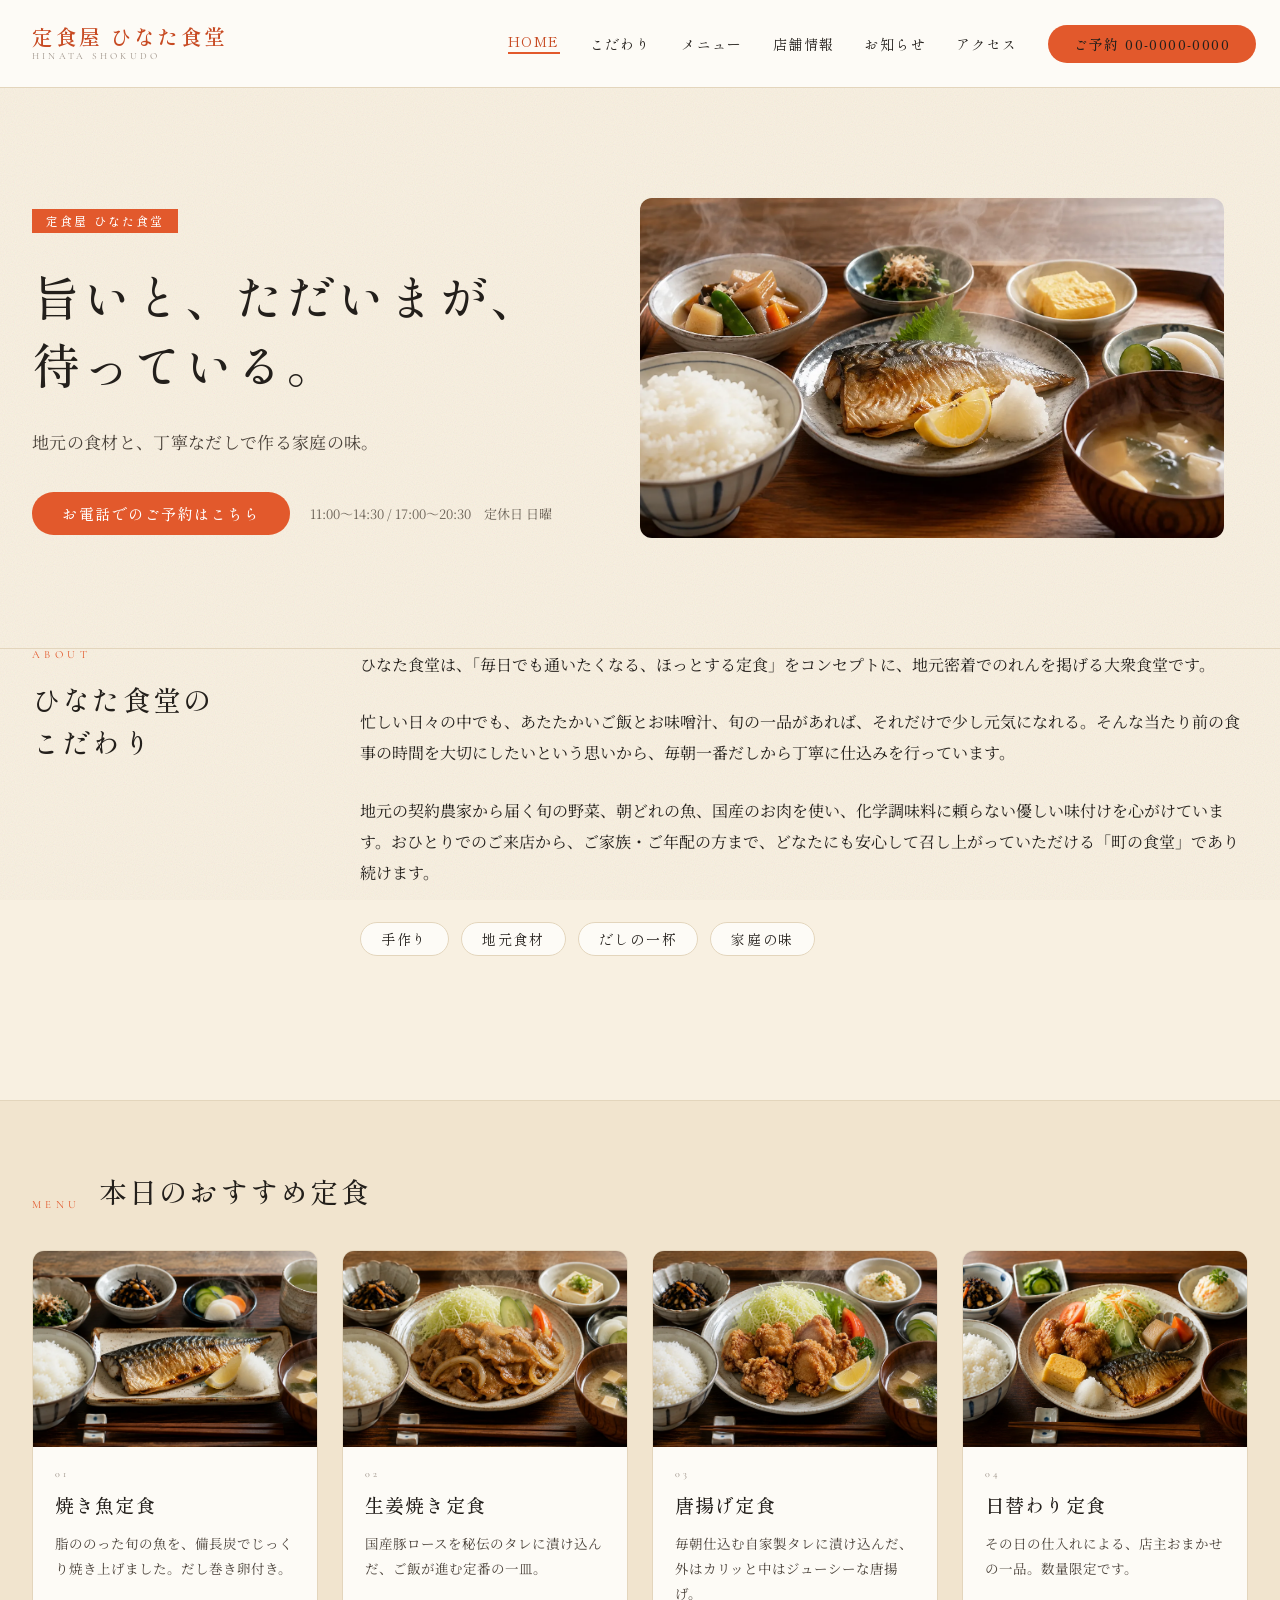
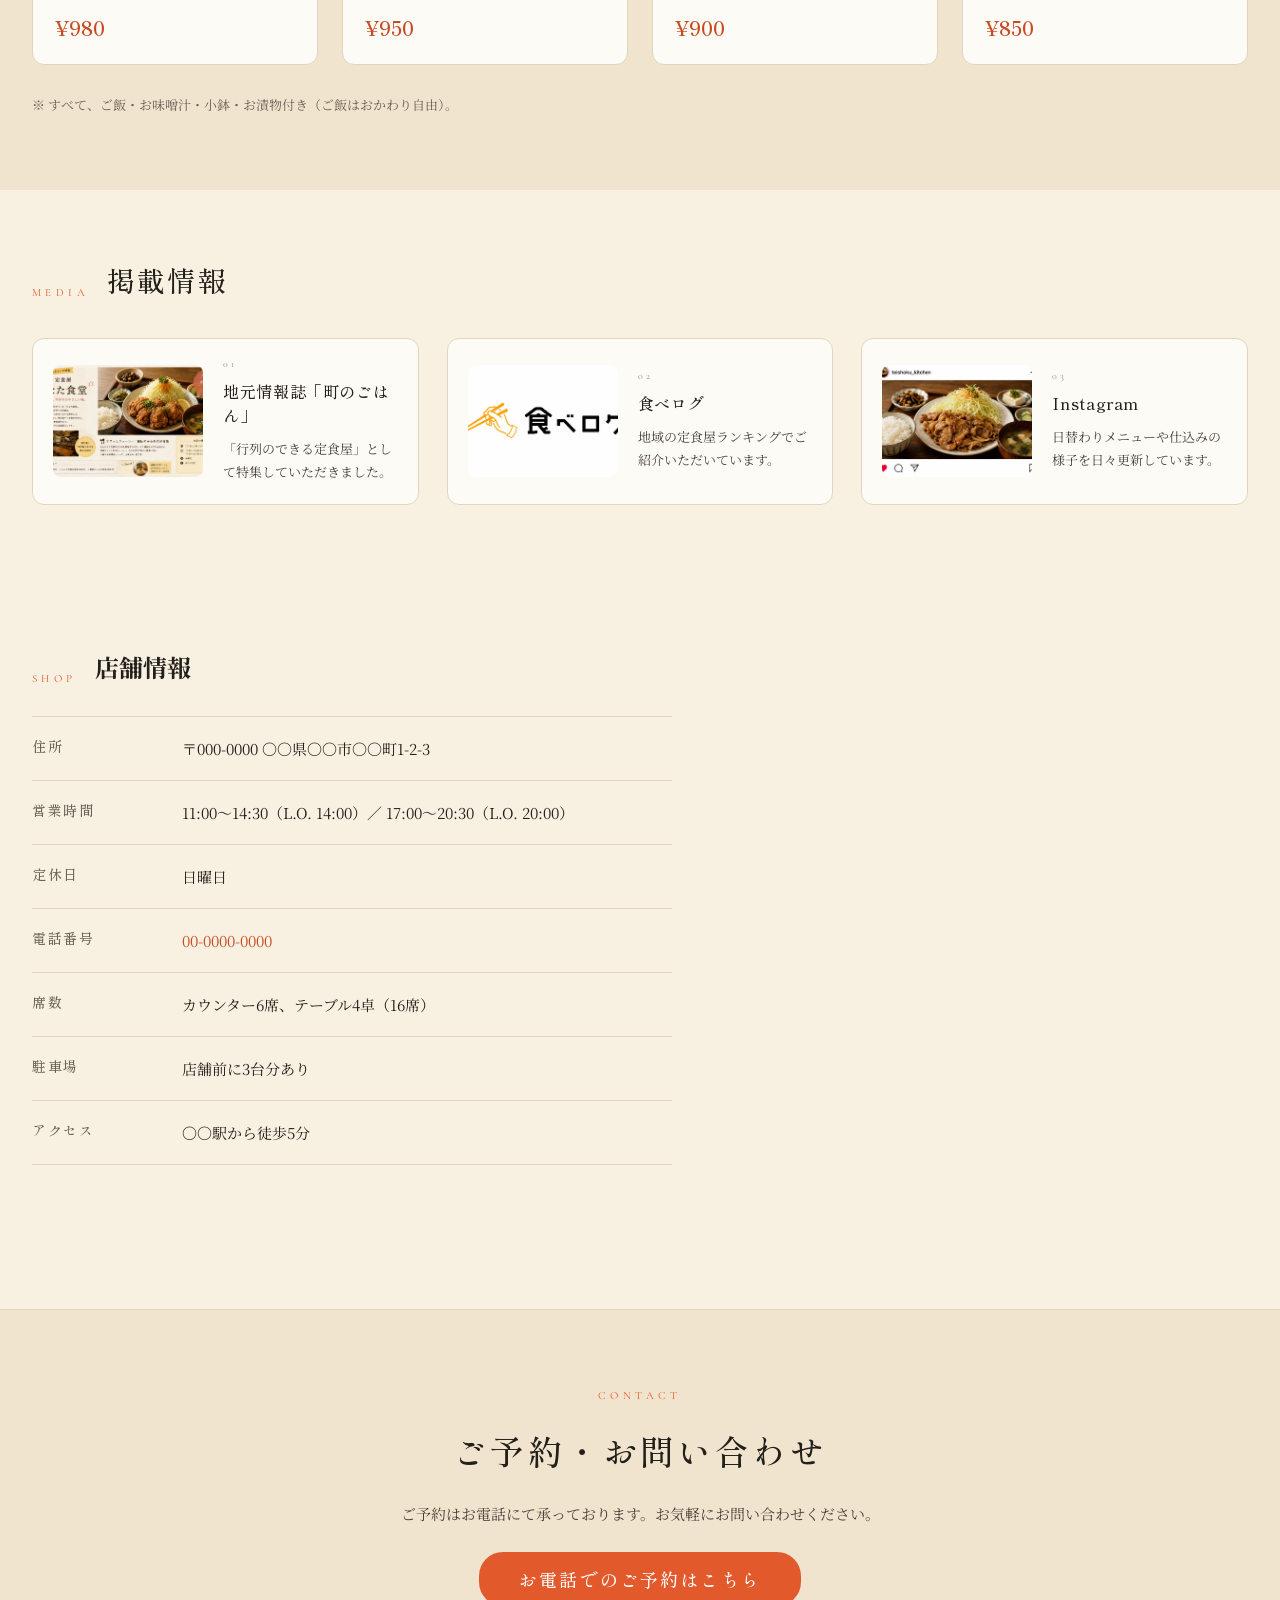
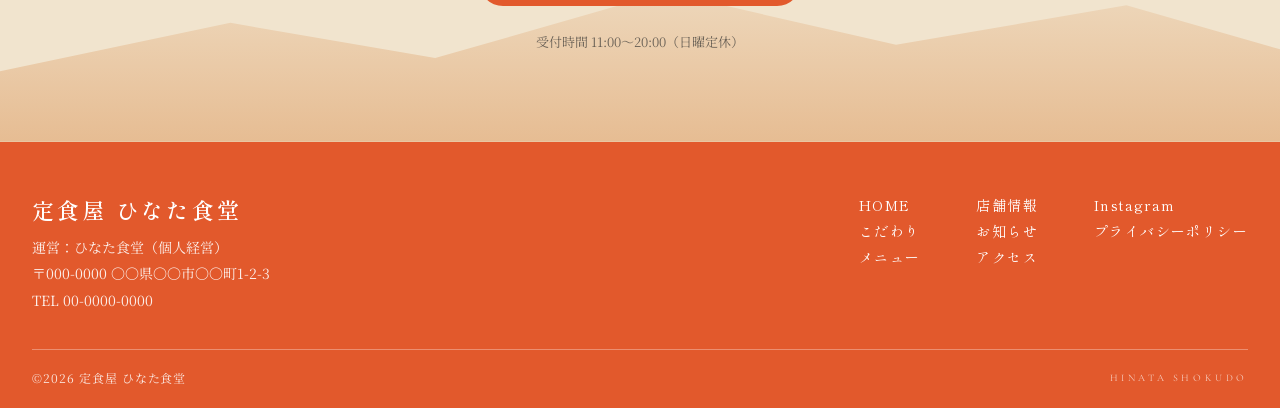
<file: index.html>
<!DOCTYPE html>
<html lang="ja">
<head>
<meta charset="utf-8">
<meta name="viewport" content="width=device-width, initial-scale=1">
<meta name="robots" content="index,follow">
<title>定食屋 ひなた食堂 - 毎日食べたい、ほっとする定食</title>
<meta name="description" content="定食屋 ひなた食堂の公式サイトです。地元の契約農家から届く旬の野菜や朝どれの魚、毎朝一番だしから仕込む、昔ながらの家庭料理の定食屋です。焼き魚定食・生姜焼き定食・唐揚げ定食・日替わり定食など、ご飯・お味噌汁・小鉢・お漬物付きの定食を980円からご用意しています。ランチからディナーまで営業し、地域の皆様に愛される町の食堂を目指しています。ご予約・お問い合わせはお電話にて承っております。">
<meta property="og:title" content="定食屋 ひなた食堂 - 毎日食べたい、ほっとする定食">
<meta property="og:description" content="地元食材とだしにこだわった、家庭の味の定食屋。焼き魚・生姜焼き・唐揚げなど日替わりの定食をご用意しています。">
<link rel="canonical" href="https://hinata-shokudo.example.com/">
<meta property="og:type" content="website">
<meta property="og:url" content="https://hinata-shokudo.example.com/">
<meta property="og:image" content="https://hinata-shokudo.example.com/images/og-home.jpg">
<meta property="og:image:width" content="1200">
<meta property="og:image:height" content="630">
<meta property="og:site_name" content="定食屋 ひなた食堂">
<meta property="og:locale" content="ja_JP">
<meta name="twitter:card" content="summary_large_image">
<meta name="theme-color" content="#E2592C">
<link rel="icon" href="/favicon.ico" sizes="any">
<link rel="icon" type="image/png" sizes="32x32" href="/images/favicon-32.png">
<link rel="icon" type="image/png" sizes="16x16" href="/images/favicon-16.png">
<link rel="apple-touch-icon" sizes="180x180" href="/images/apple-touch-icon.png">
<link rel="manifest" href="/site.webmanifest">
<link rel="preconnect" href="https://fonts.googleapis.com">
<link rel="preconnect" href="https://fonts.gstatic.com" crossorigin>
<link href="https://fonts.googleapis.com/css2?family=Shippori+Mincho:wght@400;500;600;700&family=Noto+Serif+JP:wght@300;400;500;600&family=Cormorant+Garamond:ital,wght@0,300;0,400;0,500;1,400&display=swap" rel="stylesheet">
<link rel="stylesheet" href="styles.css">
<script type="application/ld+json">{"@context": "https://schema.org", "@type": "Restaurant", "name": "定食屋 ひなた食堂", "url": "https://hinata-shokudo.example.com/", "telephone": "+81-00-0000-0000", "servesCuisine": "定食・和食", "priceRange": "¥¥", "image": "https://hinata-shokudo.example.com/images/hero.webp", "address": {"@type": "PostalAddress", "postalCode": "000-0000", "addressRegion": "〇〇県", "addressLocality": "〇〇市", "streetAddress": "〇〇町1-2-3", "addressCountry": "JP"}, "openingHoursSpecification": [{"@type": "OpeningHoursSpecification", "dayOfWeek": ["Monday", "Tuesday", "Wednesday", "Thursday", "Friday", "Saturday"], "opens": "11:00", "closes": "14:30"}, {"@type": "OpeningHoursSpecification", "dayOfWeek": ["Monday", "Tuesday", "Wednesday", "Thursday", "Friday", "Saturday"], "opens": "17:00", "closes": "20:30"}]}</script>
</head>
<body>
<div class="texture" aria-hidden="true"></div>
<div class="page">

  <header class="site-header">
    <div class="brand">
      <span class="brand__name">定食屋 ひなた食堂</span>
      <span class="brand__romaji">HINATA SHOKUDO</span>
    </div>
    <nav class="main-nav" aria-label="グローバルナビゲーション">
      <a href="index.html" class="is-active" aria-current="page">HOME</a>
      <a href="kodawari.html">こだわり</a>
      <a href="menu.html">メニュー</a>
      <a href="shop.html">店舗情報</a>
      <a href="news.html">お知らせ</a>
      <a href="shop.html#access">アクセス</a>
      <a href="tel:00-0000-0000" class="btn-reserve">ご予約 00-0000-0000</a>
    </nav>
  </header>

  <div class="mobile-header">
    <div class="mobile-header__brand">
      <span class="mobile-header__brand-name">定食屋 ひなた食堂</span>
    </div>
    <div class="mobile-header__bar">
      <button type="button" class="menu-toggle" aria-expanded="false" aria-controls="mobile-nav">
        <span class="menu-toggle__icon" aria-hidden="true"><span></span><span></span><span></span></span>
        <span class="menu-toggle__label">メニュー</span>
      </button>
      <div class="mobile-reserve-wrap">
        <button type="button" class="mobile-reserve" aria-expanded="false" aria-controls="mobile-reserve-popover">
          <svg class="mobile-reserve__icon" aria-hidden="true" width="18" height="18" viewBox="0 0 24 24" fill="none" stroke="currentColor" stroke-width="1.6" stroke-linecap="round" stroke-linejoin="round"><path d="M6 2v7a2 2 0 0 0 4 0V2M8 9v13M16 2c-1.2 1.6-1.8 3.4-1.8 5.5S14.8 11 16 12v10"/></svg>
          <span>ご予約</span>
        </button>
        <div id="mobile-reserve-popover" class="mobile-reserve-popover" hidden>
          <span class="mobile-reserve-popover__label">お電話でのご予約</span>
          <a href="tel:00-0000-0000">
            <svg aria-hidden="true" width="16" height="16" viewBox="0 0 24 24" fill="none" stroke="currentColor" stroke-width="1.8" stroke-linecap="round" stroke-linejoin="round"><path d="M22 16.92v3a2 2 0 0 1-2.18 2 19.79 19.79 0 0 1-8.63-3.07 19.5 19.5 0 0 1-6-6 19.79 19.79 0 0 1-3.07-8.67A2 2 0 0 1 4.11 2h3a2 2 0 0 1 2 1.72c.127.96.361 1.903.7 2.81a2 2 0 0 1-.45 2.11L8.09 9.91a16 16 0 0 0 6 6l1.27-1.27a2 2 0 0 1 2.11-.45c.907.339 1.85.573 2.81.7A2 2 0 0 1 22 16.92z"/></svg>
            <span>00-0000-0000</span>
          </a>
        </div>
      </div>
    </div>
  </div>
  <nav id="mobile-nav" class="mobile-nav" aria-label="モバイルナビゲーション" hidden>
    <a href="index.html" class="is-active" aria-current="page">HOME</a>
    <a href="kodawari.html">こだわり</a>
    <a href="menu.html">メニュー</a>
    <a href="shop.html">店舗情報</a>
    <a href="news.html">お知らせ</a>
    <a href="shop.html#access">アクセス</a>
    <a href="tel:00-0000-0000" class="mobile-nav__tel">お電話でのご予約<span>00-0000-0000</span></a>
  </nav>
  <div class="mobile-nav-backdrop"></div>

  <section class="home-hero">
    <div class="home-hero__content">
      <span class="home-hero__badge">定食屋 ひなた食堂</span>
      <h1 class="home-hero__title">旨いと、ただいまが、<br>待っている。</h1>
      <p class="home-hero__lead">地元の食材と、丁寧なだしで作る家庭の味。</p>
      <div class="home-hero__actions">
        <div class="tel-reveal">
          <button type="button" class="btn-pill tel-reveal__trigger" aria-expanded="false">お電話でのご予約はこちら</button>
          <div class="tel-reveal__popover" hidden>
            <span class="tel-reveal__label">お電話でのご予約</span>
            <a href="tel:00-0000-0000" class="tel-reveal__link">
              <svg aria-hidden="true" width="18" height="18" viewBox="0 0 24 24" fill="none" stroke="currentColor" stroke-width="1.8" stroke-linecap="round" stroke-linejoin="round"><path d="M22 16.92v3a2 2 0 0 1-2.18 2 19.79 19.79 0 0 1-8.63-3.07 19.5 19.5 0 0 1-6-6 19.79 19.79 0 0 1-3.07-8.67A2 2 0 0 1 4.11 2h3a2 2 0 0 1 2 1.72c.127.96.361 1.903.7 2.81a2 2 0 0 1-.45 2.11L8.09 9.91a16 16 0 0 0 6 6l1.27-1.27a2 2 0 0 1 2.11-.45c.907.339 1.85.573 2.81.7A2 2 0 0 1 22 16.92z"/></svg>
              <span>00-0000-0000</span>
            </a>
          </div>
        </div>
        <span class="home-hero__hours">11:00〜14:30 / 17:00〜20:30　定休日 日曜</span>
      </div>
    </div>
    <div class="home-hero__media">
      <div class="img-slot" role="img" aria-label="ヒーロー写真／定食一式・湯気">
        <img src="images/hero.webp" alt="ヒーロー写真／定食一式・湯気" fetchpriority="high" onerror="this.remove()">
        <svg width="28" height="28" viewBox="0 0 24 24" fill="none" stroke="currentColor" stroke-width="1.6" stroke-linecap="round" stroke-linejoin="round"><rect x="3" y="3" width="18" height="18" rx="2"/><circle cx="8.5" cy="8.5" r="1.5"/><path d="m21 15-5-5L5 21"/></svg>
        <span class="img-slot__caption">ヒーロー写真／定食一式・湯気</span>
      </div>
    </div>
  </section>

  <main>
    <section class="section--plain section--top" aria-labelledby="about-heading" style="border-top:1px solid var(--color-border)">
      <div class="concept concept--home">
        <div class="concept__aside">
          <span class="eyebrow">ABOUT</span>
          <h2 id="about-heading">ひなた食堂の<br>こだわり</h2>
        </div>
        <div class="concept__body">
          <p>ひなた食堂は、「毎日でも通いたくなる、ほっとする定食」をコンセプトに、地元密着でのれんを掲げる大衆食堂です。</p>
          <p>忙しい日々の中でも、あたたかいご飯とお味噌汁、旬の一品があれば、それだけで少し元気になれる。そんな当たり前の食事の時間を大切にしたいという思いから、毎朝一番だしから丁寧に仕込みを行っています。</p>
          <p>地元の契約農家から届く旬の野菜、朝どれの魚、国産のお肉を使い、化学調味料に頼らない優しい味付けを心がけています。おひとりでのご来店から、ご家族・ご年配の方まで、どなたにも安心して召し上がっていただける「町の食堂」であり続けます。</p>
          <div class="tag-row">
            <span class="tag">手作り</span>
            <span class="tag">地元食材</span>
            <span class="tag">だしの一杯</span>
            <span class="tag">家庭の味</span>
          </div>
        </div>
      </div>
    </section>

    <section class="section--band" aria-labelledby="menu-heading">
      <div class="section-head">
        <div class="section-head__label-group">
          <span class="eyebrow">MENU</span>
          <h2 id="menu-heading">本日のおすすめ定食</h2>
        </div>
      </div>
      <div class="promo-grid">
        <article class="promo-card">
          <div class="promo-card__media">
            <div class="img-slot" role="img" aria-label="焼き魚定食の写真">
              <img src="images/menu-yakizakana.webp" alt="焼き魚定食の写真" loading="lazy" onerror="this.remove()">
              <svg width="24" height="24" viewBox="0 0 24 24" fill="none" stroke="currentColor" stroke-width="1.6" stroke-linecap="round" stroke-linejoin="round"><rect x="3" y="3" width="18" height="18" rx="2"/><circle cx="8.5" cy="8.5" r="1.5"/><path d="m21 15-5-5L5 21"/></svg>
              <span class="img-slot__caption">焼き魚定食の写真</span>
            </div>
          </div>
          <div class="promo-card__body">
            <span class="promo-card__no">01</span>
            <h3 class="promo-card__name">焼き魚定食</h3>
            <p class="promo-card__desc">脂ののった旬の魚を、備長炭でじっくり焼き上げました。だし巻き卵付き。</p>
            <span class="promo-card__price">¥980</span>
          </div>
        </article>
        <article class="promo-card">
          <div class="promo-card__media">
            <div class="img-slot" role="img" aria-label="生姜焼き定食の写真">
              <img src="images/menu-shogayaki.webp" alt="生姜焼き定食の写真" loading="lazy" onerror="this.remove()">
              <svg width="24" height="24" viewBox="0 0 24 24" fill="none" stroke="currentColor" stroke-width="1.6" stroke-linecap="round" stroke-linejoin="round"><rect x="3" y="3" width="18" height="18" rx="2"/><circle cx="8.5" cy="8.5" r="1.5"/><path d="m21 15-5-5L5 21"/></svg>
              <span class="img-slot__caption">生姜焼き定食の写真</span>
            </div>
          </div>
          <div class="promo-card__body">
            <span class="promo-card__no">02</span>
            <h3 class="promo-card__name">生姜焼き定食</h3>
            <p class="promo-card__desc">国産豚ロースを秘伝のタレに漬け込んだ、ご飯が進む定番の一皿。</p>
            <span class="promo-card__price">¥950</span>
          </div>
        </article>
        <article class="promo-card">
          <div class="promo-card__media">
            <div class="img-slot" role="img" aria-label="唐揚げ定食の写真">
              <img src="images/menu-karaage.webp" alt="唐揚げ定食の写真" loading="lazy" onerror="this.remove()">
              <svg width="24" height="24" viewBox="0 0 24 24" fill="none" stroke="currentColor" stroke-width="1.6" stroke-linecap="round" stroke-linejoin="round"><rect x="3" y="3" width="18" height="18" rx="2"/><circle cx="8.5" cy="8.5" r="1.5"/><path d="m21 15-5-5L5 21"/></svg>
              <span class="img-slot__caption">唐揚げ定食の写真</span>
            </div>
          </div>
          <div class="promo-card__body">
            <span class="promo-card__no">03</span>
            <h3 class="promo-card__name">唐揚げ定食</h3>
            <p class="promo-card__desc">毎朝仕込む自家製タレに漬け込んだ、外はカリッと中はジューシーな唐揚げ。</p>
            <span class="promo-card__price">¥900</span>
          </div>
        </article>
        <article class="promo-card">
          <div class="promo-card__media">
            <div class="img-slot" role="img" aria-label="日替わり定食の写真">
              <img src="images/menu-higawari.webp" alt="日替わり定食の写真" loading="lazy" onerror="this.remove()">
              <svg width="24" height="24" viewBox="0 0 24 24" fill="none" stroke="currentColor" stroke-width="1.6" stroke-linecap="round" stroke-linejoin="round"><rect x="3" y="3" width="18" height="18" rx="2"/><circle cx="8.5" cy="8.5" r="1.5"/><path d="m21 15-5-5L5 21"/></svg>
              <span class="img-slot__caption">日替わり定食の写真</span>
            </div>
          </div>
          <div class="promo-card__body">
            <span class="promo-card__no">04</span>
            <h3 class="promo-card__name">日替わり定食</h3>
            <p class="promo-card__desc">その日の仕入れによる、店主おまかせの一品。数量限定です。</p>
            <span class="promo-card__price">¥850</span>
          </div>
        </article>
      </div>
      <p class="note">※ すべて、ご飯・お味噌汁・小鉢・お漬物付き（ご飯はおかわり自由）。</p>
    </section>

    <section id="media" class="section--plain" aria-labelledby="media-heading">
      <div class="section-head">
        <div class="section-head__label-group">
          <span class="eyebrow">MEDIA</span>
          <h2 id="media-heading">掲載情報</h2>
        </div>
      </div>
      <div class="media-grid">
        <a href="https://example.com" class="media-card">
          <div class="media-card__thumb">
            <div class="img-slot" role="img" aria-label="誌面カット">
              <img src="images/media/machi-gohan.webp" alt="誌面カット" loading="lazy" onerror="this.remove()">
              <svg width="22" height="22" viewBox="0 0 24 24" fill="none" stroke="currentColor" stroke-width="1.6" stroke-linecap="round" stroke-linejoin="round"><rect x="3" y="3" width="18" height="18" rx="2"/><circle cx="8.5" cy="8.5" r="1.5"/><path d="m21 15-5-5L5 21"/></svg>
              <span class="img-slot__caption">誌面カット</span>
            </div>
          </div>
          <div class="media-card__body">
            <span class="media-card__no">01</span>
            <h3 class="media-card__title">地元情報誌「町のごはん」</h3>
            <p class="media-card__desc">「行列のできる定食屋」として特集していただきました。</p>
          </div>
        </a>
        <a href="https://tabelog.com" class="media-card">
          <div class="media-card__thumb">
            <div class="img-slot" role="img" aria-label="ロゴ／バナー">
              <img src="images/media/tabelog.webp" alt="ロゴ／バナー" loading="lazy" onerror="this.remove()">
              <svg width="22" height="22" viewBox="0 0 24 24" fill="none" stroke="currentColor" stroke-width="1.6" stroke-linecap="round" stroke-linejoin="round"><rect x="3" y="3" width="18" height="18" rx="2"/><circle cx="8.5" cy="8.5" r="1.5"/><path d="m21 15-5-5L5 21"/></svg>
              <span class="img-slot__caption">ロゴ／バナー</span>
            </div>
          </div>
          <div class="media-card__body">
            <span class="media-card__no">02</span>
            <h3 class="media-card__title">食べログ</h3>
            <p class="media-card__desc">地域の定食屋ランキングでご紹介いただいています。</p>
          </div>
        </a>
        <a href="https://instagram.com/hinata_shokudo" class="media-card">
          <div class="media-card__thumb">
            <div class="img-slot" role="img" aria-label="投稿画像">
              <img src="images/media/instagram.webp" alt="投稿画像" loading="lazy" onerror="this.remove()">
              <svg width="22" height="22" viewBox="0 0 24 24" fill="none" stroke="currentColor" stroke-width="1.6" stroke-linecap="round" stroke-linejoin="round"><rect x="3" y="3" width="18" height="18" rx="2"/><circle cx="8.5" cy="8.5" r="1.5"/><path d="m21 15-5-5L5 21"/></svg>
              <span class="img-slot__caption">投稿画像</span>
            </div>
          </div>
          <div class="media-card__body">
            <span class="media-card__no">03</span>
            <h3 class="media-card__title">Instagram</h3>
            <p class="media-card__desc">日替わりメニューや仕込みの様子を日々更新しています。</p>
          </div>
        </a>
      </div>
    </section>

    <section id="shop" class="section--plain" aria-labelledby="shop-heading">
      <div class="info-section">
        <div class="info-section__col">
          <div class="section-head__label-group">
            <span class="eyebrow">SHOP</span>
            <h2 id="shop-heading">店舗情報</h2>
          </div>
          <dl class="info-table">
            <dt>住所</dt>
            <dd>〒000-0000 〇〇県〇〇市〇〇町1-2-3</dd>
            <dt>営業時間</dt>
            <dd>11:00〜14:30（L.O. 14:00）／ 17:00〜20:30（L.O. 20:00）</dd>
            <dt>定休日</dt>
            <dd>日曜日</dd>
            <dt>電話番号</dt>
            <dd><a href="tel:00-0000-0000">00-0000-0000</a></dd>
            <dt>席数</dt>
            <dd>カウンター6席、テーブル4卓（16席）</dd>
            <dt>駐車場</dt>
            <dd>店舗前に3台分あり</dd>
            <dt>アクセス</dt>
            <dd>〇〇駅から徒歩5分</dd>
          </dl>
        </div>
        <div id="access" class="access-map access-map--home">
          <!-- サンプル地点（東京駅）を仮設定。実際の住所が決まり次第、q= の値を差し替えてください -->
          <iframe
            src="https://www.google.com/maps?q=%E6%9D%B1%E4%BA%AC%E9%A7%85&output=embed"
            title="店舗アクセスマップ（サンプル地点）"
            loading="lazy"
            referrerpolicy="no-referrer-when-downgrade"
          ></iframe>
        </div>
      </div>
    </section>

    <section class="contact-section" aria-labelledby="contact-heading">
      <div class="contact-section__ridge"></div>
      <div class="contact-section__inner">
        <span class="eyebrow">CONTACT</span>
        <h2 id="contact-heading">ご予約・お問い合わせ</h2>
        <p>ご予約はお電話にて承っております。お気軽にお問い合わせください。</p>
        <div class="tel-reveal">
          <button type="button" class="btn-call tel-reveal__trigger" aria-expanded="false">お電話でのご予約はこちら</button>
          <div class="tel-reveal__popover" hidden>
            <span class="tel-reveal__label">お電話でのご予約</span>
            <a href="tel:00-0000-0000" class="tel-reveal__link">
              <svg aria-hidden="true" width="18" height="18" viewBox="0 0 24 24" fill="none" stroke="currentColor" stroke-width="1.8" stroke-linecap="round" stroke-linejoin="round"><path d="M22 16.92v3a2 2 0 0 1-2.18 2 19.79 19.79 0 0 1-8.63-3.07 19.5 19.5 0 0 1-6-6 19.79 19.79 0 0 1-3.07-8.67A2 2 0 0 1 4.11 2h3a2 2 0 0 1 2 1.72c.127.96.361 1.903.7 2.81a2 2 0 0 1-.45 2.11L8.09 9.91a16 16 0 0 0 6 6l1.27-1.27a2 2 0 0 1 2.11-.45c.907.339 1.85.573 2.81.7A2 2 0 0 1 22 16.92z"/></svg>
              <span>00-0000-0000</span>
            </a>
          </div>
        </div>
        <span class="contact-section__hours">受付時間 11:00〜20:00（日曜定休）</span>
      </div>
    </section>
  </main>

  <footer class="site-footer">
    <div class="site-footer__top">
      <div class="site-footer__brand">
        <span class="site-footer__brand-name">定食屋 ひなた食堂</span>
        <p class="site-footer__address">運営：ひなた食堂（個人経営）<br>〒000-0000 〇〇県〇〇市〇〇町1-2-3<br>TEL 00-0000-0000</p>
      </div>
      <div class="site-footer__nav-group">
        <nav class="site-footer__nav" aria-label="フッターナビゲーション1">
          <a href="index.html">HOME</a>
          <a href="kodawari.html">こだわり</a>
          <a href="menu.html">メニュー</a>
        </nav>
        <nav class="site-footer__nav" aria-label="フッターナビゲーション2">
          <a href="shop.html">店舗情報</a>
          <a href="news.html">お知らせ</a>
          <a href="shop.html#access">アクセス</a>
        </nav>
        <nav class="site-footer__nav" aria-label="フッターナビゲーション3">
          <a href="https://instagram.com/hinata_shokudo">Instagram</a>
          <a href="privacy-policy.html">プライバシーポリシー</a>
        </nav>
      </div>
    </div>
    <div class="site-footer__bottom">
      <span class="site-footer__copyright">©2026 定食屋 ひなた食堂</span>
      <span class="site-footer__romaji">HINATA SHOKUDO</span>
    </div>
  </footer>

</div>
<script src="script.js" defer></script>
</body>
</html>
</file>
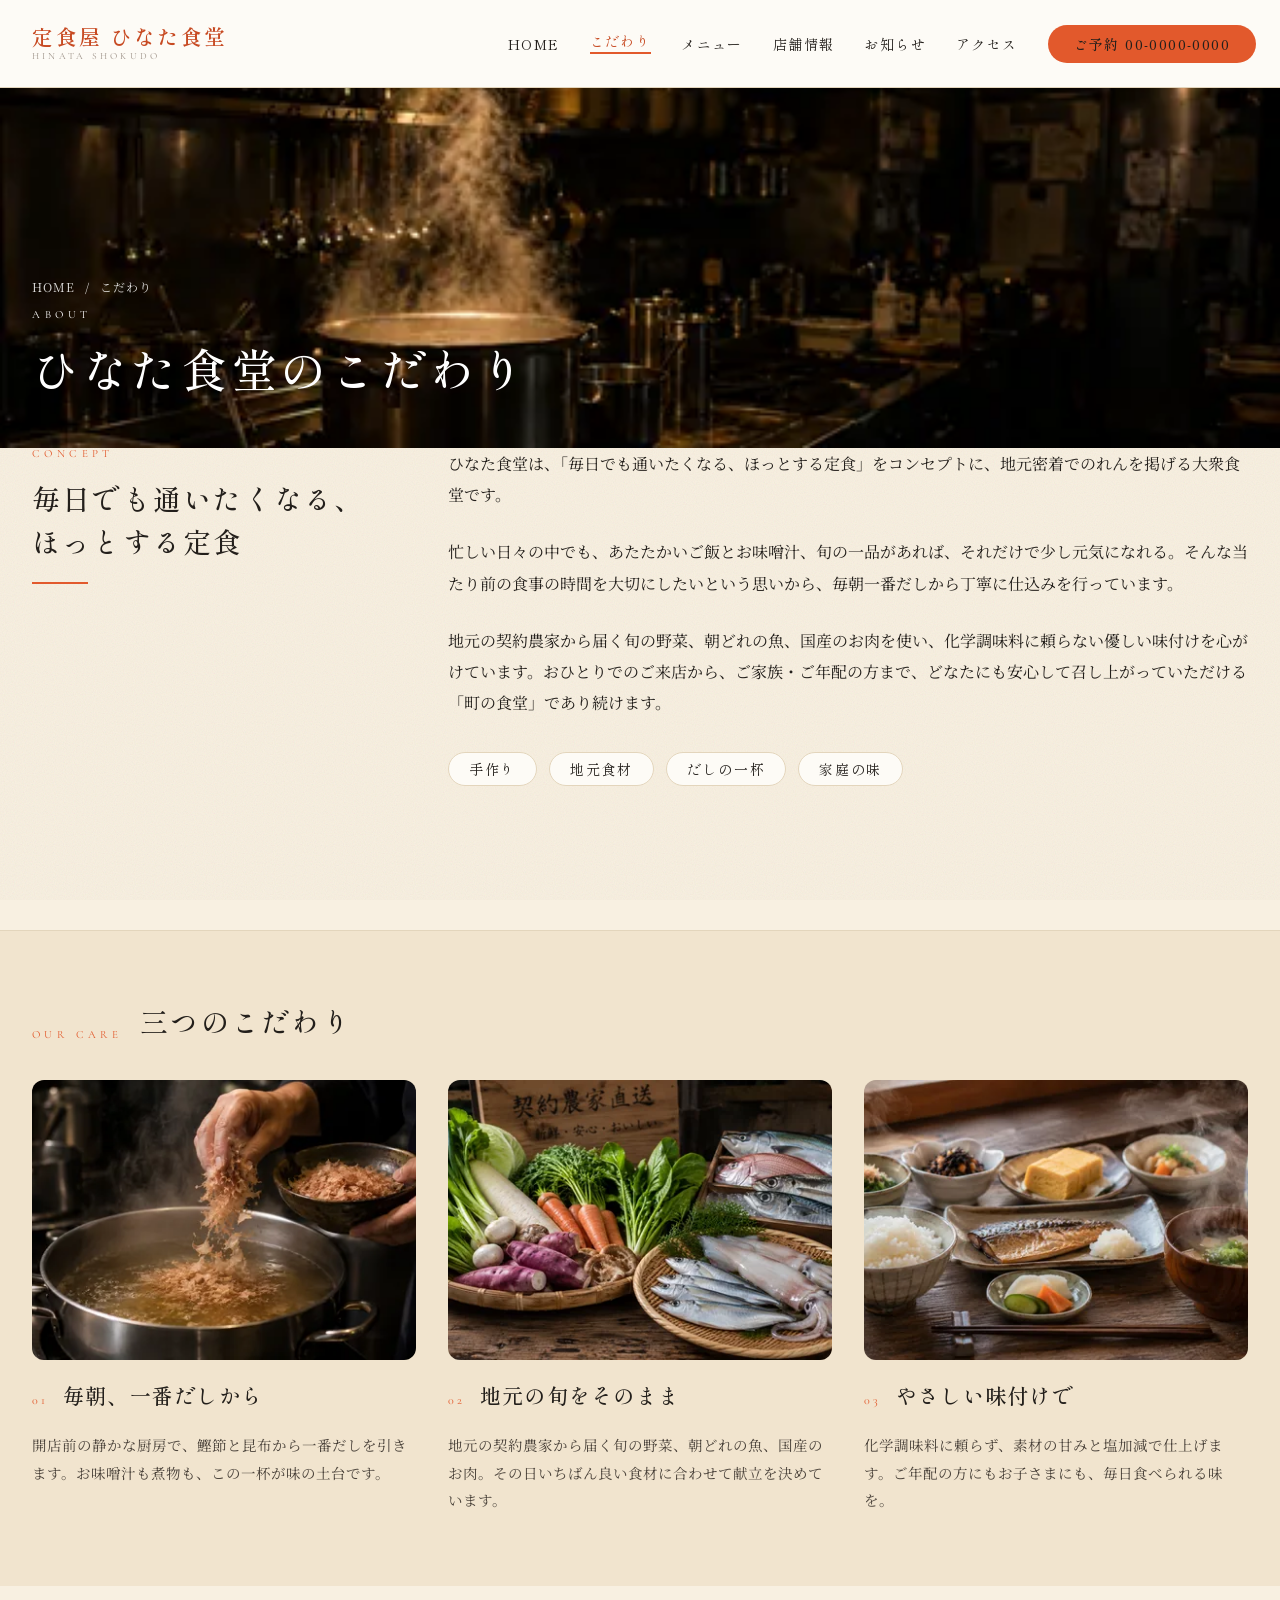
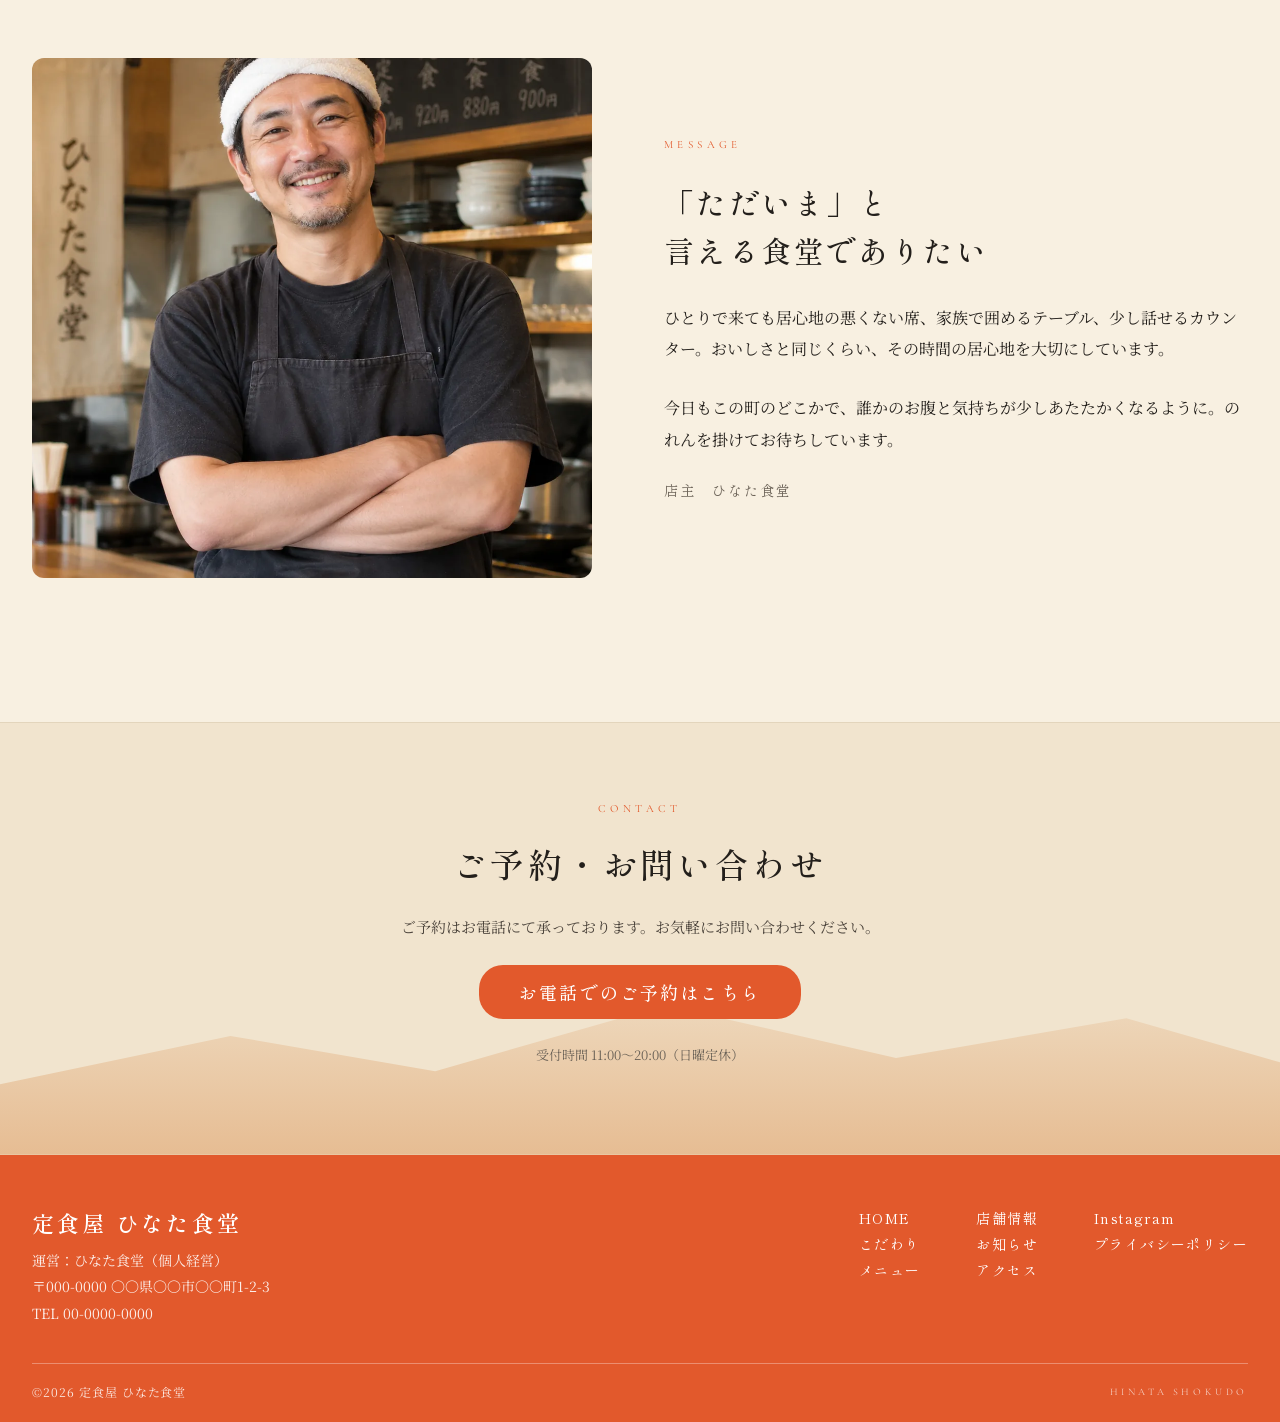
<file: kodawari.html>
<!DOCTYPE html>
<html lang="ja">
<head>
<meta charset="utf-8">
<meta name="viewport" content="width=device-width, initial-scale=1">
<meta name="robots" content="index,follow">
<title>こだわりの一番だしと家庭の味 | 定食屋 ひなた食堂</title>
<meta name="description" content="定食屋 ひなた食堂のこだわりをご紹介します。開店前の静かな厨房で鰹節と昆布から引く一番だし、地元の契約農家から届く旬の野菜や朝どれの魚・国産のお肉、化学調味料に頼らないやさしい味付け。おひとりでのご来店からご家族・ご年配の方まで、どなたにも安心して召し上がっていただける町の食堂でありたいという店主の思いと、日々の仕込みへの姿勢を、店主本人のメッセージとともにお伝えします。">
<meta property="og:title" content="こだわりの一番だしと家庭の味 | 定食屋 ひなた食堂">
<meta property="og:description" content="地元食材とだしにこだわった、家庭の味の定食屋のこだわりをご紹介します。">
<link rel="canonical" href="https://hinata-shokudo.example.com/kodawari.html">
<meta property="og:type" content="website">
<meta property="og:url" content="https://hinata-shokudo.example.com/kodawari.html">
<meta property="og:image" content="https://hinata-shokudo.example.com/images/og-kodawari.jpg">
<meta property="og:image:width" content="1200">
<meta property="og:image:height" content="630">
<meta property="og:site_name" content="定食屋 ひなた食堂">
<meta property="og:locale" content="ja_JP">
<meta name="twitter:card" content="summary_large_image">
<meta name="theme-color" content="#E2592C">
<link rel="icon" href="/favicon.ico" sizes="any">
<link rel="icon" type="image/png" sizes="32x32" href="/images/favicon-32.png">
<link rel="icon" type="image/png" sizes="16x16" href="/images/favicon-16.png">
<link rel="apple-touch-icon" sizes="180x180" href="/images/apple-touch-icon.png">
<link rel="manifest" href="/site.webmanifest">
<link rel="preconnect" href="https://fonts.googleapis.com">
<link rel="preconnect" href="https://fonts.gstatic.com" crossorigin>
<link href="https://fonts.googleapis.com/css2?family=Shippori+Mincho:wght@400;500;600;700&family=Noto+Serif+JP:wght@300;400;500;600&family=Cormorant+Garamond:ital,wght@0,300;0,400;0,500;1,400&display=swap" rel="stylesheet">
<link rel="stylesheet" href="styles.css">
<script type="application/ld+json">{"@context": "https://schema.org", "@type": "Restaurant", "name": "定食屋 ひなた食堂", "url": "https://hinata-shokudo.example.com/", "telephone": "+81-00-0000-0000", "servesCuisine": "定食・和食", "priceRange": "¥¥", "image": "https://hinata-shokudo.example.com/images/hero.webp", "address": {"@type": "PostalAddress", "postalCode": "000-0000", "addressRegion": "〇〇県", "addressLocality": "〇〇市", "streetAddress": "〇〇町1-2-3", "addressCountry": "JP"}, "openingHoursSpecification": [{"@type": "OpeningHoursSpecification", "dayOfWeek": ["Monday", "Tuesday", "Wednesday", "Thursday", "Friday", "Saturday"], "opens": "11:00", "closes": "14:30"}, {"@type": "OpeningHoursSpecification", "dayOfWeek": ["Monday", "Tuesday", "Wednesday", "Thursday", "Friday", "Saturday"], "opens": "17:00", "closes": "20:30"}]}</script>
<script type="application/ld+json">{"@context": "https://schema.org", "@type": "BreadcrumbList", "itemListElement": [{"@type": "ListItem", "position": 1, "name": "HOME", "item": "https://hinata-shokudo.example.com/"}, {"@type": "ListItem", "position": 2, "name": "こだわり", "item": "https://hinata-shokudo.example.com/kodawari.html"}]}</script>
</head>
<body>
<div class="texture" aria-hidden="true"></div>
<div class="page">

  <header class="site-header">
    <div class="brand">
      <span class="brand__name">定食屋 ひなた食堂</span>
      <span class="brand__romaji">HINATA SHOKUDO</span>
    </div>
    <nav class="main-nav" aria-label="グローバルナビゲーション">
      <a href="index.html">HOME</a>
      <a href="kodawari.html" class="is-active" aria-current="page">こだわり</a>
      <a href="menu.html">メニュー</a>
      <a href="shop.html">店舗情報</a>
      <a href="news.html">お知らせ</a>
      <a href="shop.html#access">アクセス</a>
      <a href="tel:00-0000-0000" class="btn-reserve">ご予約 00-0000-0000</a>
    </nav>
  </header>

  <div class="mobile-header">
    <div class="mobile-header__brand">
      <span class="mobile-header__brand-name">定食屋 ひなた食堂</span>
    </div>
    <div class="mobile-header__bar">
      <button type="button" class="menu-toggle" aria-expanded="false" aria-controls="mobile-nav">
        <span class="menu-toggle__icon" aria-hidden="true"><span></span><span></span><span></span></span>
        <span class="menu-toggle__label">メニュー</span>
      </button>
      <div class="mobile-reserve-wrap">
        <button type="button" class="mobile-reserve" aria-expanded="false" aria-controls="mobile-reserve-popover">
          <svg class="mobile-reserve__icon" aria-hidden="true" width="18" height="18" viewBox="0 0 24 24" fill="none" stroke="currentColor" stroke-width="1.6" stroke-linecap="round" stroke-linejoin="round"><path d="M6 2v7a2 2 0 0 0 4 0V2M8 9v13M16 2c-1.2 1.6-1.8 3.4-1.8 5.5S14.8 11 16 12v10"/></svg>
          <span>ご予約</span>
        </button>
        <div id="mobile-reserve-popover" class="mobile-reserve-popover" hidden>
          <span class="mobile-reserve-popover__label">お電話でのご予約</span>
          <a href="tel:00-0000-0000">
            <svg aria-hidden="true" width="16" height="16" viewBox="0 0 24 24" fill="none" stroke="currentColor" stroke-width="1.8" stroke-linecap="round" stroke-linejoin="round"><path d="M22 16.92v3a2 2 0 0 1-2.18 2 19.79 19.79 0 0 1-8.63-3.07 19.5 19.5 0 0 1-6-6 19.79 19.79 0 0 1-3.07-8.67A2 2 0 0 1 4.11 2h3a2 2 0 0 1 2 1.72c.127.96.361 1.903.7 2.81a2 2 0 0 1-.45 2.11L8.09 9.91a16 16 0 0 0 6 6l1.27-1.27a2 2 0 0 1 2.11-.45c.907.339 1.85.573 2.81.7A2 2 0 0 1 22 16.92z"/></svg>
            <span>00-0000-0000</span>
          </a>
        </div>
      </div>
    </div>
  </div>
  <nav id="mobile-nav" class="mobile-nav" aria-label="モバイルナビゲーション" hidden>
    <a href="index.html">HOME</a>
    <a href="kodawari.html" class="is-active" aria-current="page">こだわり</a>
    <a href="menu.html">メニュー</a>
    <a href="shop.html">店舗情報</a>
    <a href="news.html">お知らせ</a>
    <a href="shop.html#access">アクセス</a>
    <a href="tel:00-0000-0000" class="mobile-nav__tel">お電話でのご予約<span>00-0000-0000</span></a>
  </nav>
  <div class="mobile-nav-backdrop"></div>

  <section class="page-hero">
    <div class="page-hero__media">
      <div class="img-slot img-slot--dark" role="img" aria-label="ページヘッダー写真（厨房・だしを取る鍋／横長・暗めの引き）">
        <img src="images/kodawari-hero.webp" alt="ページヘッダー写真（厨房・だしを取る鍋／横長・暗めの引き）" fetchpriority="high" onerror="this.remove()">
        <svg width="28" height="28" viewBox="0 0 24 24" fill="none" stroke="currentColor" stroke-width="1.6" stroke-linecap="round" stroke-linejoin="round"><rect x="3" y="3" width="18" height="18" rx="2"/><circle cx="8.5" cy="8.5" r="1.5"/><path d="m21 15-5-5L5 21"/></svg>
        <span class="img-slot__caption">ページヘッダー写真（厨房・だしを取る鍋／横長・暗めの引き）</span>
      </div>
    </div>
    <div class="page-hero__scrim"></div>
    <div class="page-hero__content">
      <nav class="breadcrumb" aria-label="パンくずリスト">
        <a href="index.html">HOME</a><span>/</span><span>こだわり</span>
      </nav>
      <span class="page-hero__eyebrow">ABOUT</span>
      <h1 class="page-hero__title">ひなた食堂のこだわり</h1>
    </div>
  </section>

  <main>
    <section class="section--plain section--top" aria-labelledby="concept-heading">
      <div class="concept">
        <div class="concept__aside">
          <span class="eyebrow">CONCEPT</span>
          <h2 id="concept-heading">毎日でも通いたくなる、<br>ほっとする定食</h2>
          <span class="concept__divider"></span>
        </div>
        <div class="concept__body">
          <p>ひなた食堂は、「毎日でも通いたくなる、ほっとする定食」をコンセプトに、地元密着でのれんを掲げる大衆食堂です。</p>
          <p>忙しい日々の中でも、あたたかいご飯とお味噌汁、旬の一品があれば、それだけで少し元気になれる。そんな当たり前の食事の時間を大切にしたいという思いから、毎朝一番だしから丁寧に仕込みを行っています。</p>
          <p>地元の契約農家から届く旬の野菜、朝どれの魚、国産のお肉を使い、化学調味料に頼らない優しい味付けを心がけています。おひとりでのご来店から、ご家族・ご年配の方まで、どなたにも安心して召し上がっていただける「町の食堂」であり続けます。</p>
          <div class="tag-row">
            <span class="tag">手作り</span>
            <span class="tag">地元食材</span>
            <span class="tag">だしの一杯</span>
            <span class="tag">家庭の味</span>
          </div>
        </div>
      </div>
    </section>

    <section class="section--band" aria-labelledby="care-heading">
      <div class="section-head">
        <div class="section-head__label-group">
          <span class="eyebrow">OUR CARE</span>
          <h2 id="care-heading">三つのこだわり</h2>
        </div>
      </div>
      <div class="care-grid">
        <article class="care-card">
          <div class="care-card__media">
            <div class="img-slot" role="img" aria-label="一番だしを取る鍋・鰹節の手元">
              <img src="images/care-dashi.webp" alt="一番だしを取る鍋・鰹節の手元" loading="lazy" onerror="this.remove()">
              <svg width="24" height="24" viewBox="0 0 24 24" fill="none" stroke="currentColor" stroke-width="1.6" stroke-linecap="round" stroke-linejoin="round"><rect x="3" y="3" width="18" height="18" rx="2"/><circle cx="8.5" cy="8.5" r="1.5"/><path d="m21 15-5-5L5 21"/></svg>
              <span class="img-slot__caption">一番だしを取る鍋・鰹節の手元</span>
            </div>
          </div>
          <div class="care-card__head">
            <span class="care-card__no">01</span>
            <h3 class="care-card__title">毎朝、一番だしから</h3>
          </div>
          <p class="care-card__desc">開店前の静かな厨房で、鰹節と昆布から一番だしを引きます。お味噌汁も煮物も、この一杯が味の土台です。</p>
        </article>
        <article class="care-card">
          <div class="care-card__media">
            <div class="img-slot" role="img" aria-label="契約農家の旬野菜・朝どれの魚">
              <img src="images/care-ingredients.webp" alt="契約農家の旬野菜・朝どれの魚" loading="lazy" onerror="this.remove()">
              <svg width="24" height="24" viewBox="0 0 24 24" fill="none" stroke="currentColor" stroke-width="1.6" stroke-linecap="round" stroke-linejoin="round"><rect x="3" y="3" width="18" height="18" rx="2"/><circle cx="8.5" cy="8.5" r="1.5"/><path d="m21 15-5-5L5 21"/></svg>
              <span class="img-slot__caption">契約農家の旬野菜・朝どれの魚</span>
            </div>
          </div>
          <div class="care-card__head">
            <span class="care-card__no">02</span>
            <h3 class="care-card__title">地元の旬をそのまま</h3>
          </div>
          <p class="care-card__desc">地元の契約農家から届く旬の野菜、朝どれの魚、国産のお肉。その日いちばん良い食材に合わせて献立を決めています。</p>
        </article>
        <article class="care-card">
          <div class="care-card__media">
            <div class="img-slot" role="img" aria-label="定食一式の卓上（湯気）">
              <img src="images/care-table.webp" alt="定食一式の卓上（湯気）" loading="lazy" onerror="this.remove()">
              <svg width="24" height="24" viewBox="0 0 24 24" fill="none" stroke="currentColor" stroke-width="1.6" stroke-linecap="round" stroke-linejoin="round"><rect x="3" y="3" width="18" height="18" rx="2"/><circle cx="8.5" cy="8.5" r="1.5"/><path d="m21 15-5-5L5 21"/></svg>
              <span class="img-slot__caption">定食一式の卓上（湯気）</span>
            </div>
          </div>
          <div class="care-card__head">
            <span class="care-card__no">03</span>
            <h3 class="care-card__title">やさしい味付けで</h3>
          </div>
          <p class="care-card__desc">化学調味料に頼らず、素材の甘みと塩加減で仕上げます。ご年配の方にもお子さまにも、毎日食べられる味を。</p>
        </article>
      </div>
    </section>

    <section class="section--plain" aria-labelledby="message-heading">
      <div class="owner-section">
        <div class="owner-section__media">
          <div class="img-slot" role="img" aria-label="店主の人物写真（厨房・縦長）">
            <img src="images/owner.webp" alt="店主の人物写真（厨房・縦長）" loading="lazy" onerror="this.remove()">
            <svg width="26" height="26" viewBox="0 0 24 24" fill="none" stroke="currentColor" stroke-width="1.6" stroke-linecap="round" stroke-linejoin="round"><rect x="3" y="3" width="18" height="18" rx="2"/><circle cx="8.5" cy="8.5" r="1.5"/><path d="m21 15-5-5L5 21"/></svg>
            <span class="img-slot__caption">店主の人物写真（厨房・縦長）</span>
          </div>
        </div>
        <div class="owner-section__body">
          <span class="eyebrow">MESSAGE</span>
          <h2 id="message-heading">「ただいま」と<br>言える食堂でありたい</h2>
          <p>ひとりで来ても居心地の悪くない席、家族で囲めるテーブル、少し話せるカウンター。おいしさと同じくらい、その時間の居心地を大切にしています。</p>
          <p>今日もこの町のどこかで、誰かのお腹と気持ちが少しあたたかくなるように。のれんを掛けてお待ちしています。</p>
          <span class="owner-section__signature">店主　ひなた食堂</span>
        </div>
      </div>
    </section>

    <section class="contact-section" aria-labelledby="contact-heading">
      <div class="contact-section__ridge"></div>
      <div class="contact-section__inner">
        <span class="eyebrow">CONTACT</span>
        <h2 id="contact-heading">ご予約・お問い合わせ</h2>
        <p>ご予約はお電話にて承っております。お気軽にお問い合わせください。</p>
        <div class="tel-reveal">
          <button type="button" class="btn-call tel-reveal__trigger" aria-expanded="false">お電話でのご予約はこちら</button>
          <div class="tel-reveal__popover" hidden>
            <span class="tel-reveal__label">お電話でのご予約</span>
            <a href="tel:00-0000-0000" class="tel-reveal__link">
              <svg aria-hidden="true" width="18" height="18" viewBox="0 0 24 24" fill="none" stroke="currentColor" stroke-width="1.8" stroke-linecap="round" stroke-linejoin="round"><path d="M22 16.92v3a2 2 0 0 1-2.18 2 19.79 19.79 0 0 1-8.63-3.07 19.5 19.5 0 0 1-6-6 19.79 19.79 0 0 1-3.07-8.67A2 2 0 0 1 4.11 2h3a2 2 0 0 1 2 1.72c.127.96.361 1.903.7 2.81a2 2 0 0 1-.45 2.11L8.09 9.91a16 16 0 0 0 6 6l1.27-1.27a2 2 0 0 1 2.11-.45c.907.339 1.85.573 2.81.7A2 2 0 0 1 22 16.92z"/></svg>
              <span>00-0000-0000</span>
            </a>
          </div>
        </div>
        <span class="contact-section__hours">受付時間 11:00〜20:00（日曜定休）</span>
      </div>
    </section>
  </main>

  <footer class="site-footer">
    <div class="site-footer__top">
      <div class="site-footer__brand">
        <span class="site-footer__brand-name">定食屋 ひなた食堂</span>
        <p class="site-footer__address">運営：ひなた食堂（個人経営）<br>〒000-0000 〇〇県〇〇市〇〇町1-2-3<br>TEL 00-0000-0000</p>
      </div>
      <div class="site-footer__nav-group">
        <nav class="site-footer__nav" aria-label="フッターナビゲーション1">
          <a href="index.html">HOME</a>
          <a href="kodawari.html">こだわり</a>
          <a href="menu.html">メニュー</a>
        </nav>
        <nav class="site-footer__nav" aria-label="フッターナビゲーション2">
          <a href="shop.html">店舗情報</a>
          <a href="news.html">お知らせ</a>
          <a href="shop.html#access">アクセス</a>
        </nav>
        <nav class="site-footer__nav" aria-label="フッターナビゲーション3">
          <a href="https://instagram.com/hinata_shokudo">Instagram</a>
          <a href="privacy-policy.html">プライバシーポリシー</a>
        </nav>
      </div>
    </div>
    <div class="site-footer__bottom">
      <span class="site-footer__copyright">©2026 定食屋 ひなた食堂</span>
      <span class="site-footer__romaji">HINATA SHOKUDO</span>
    </div>
  </footer>

</div>
<script src="script.js" defer></script>
</body>
</html>
</file>
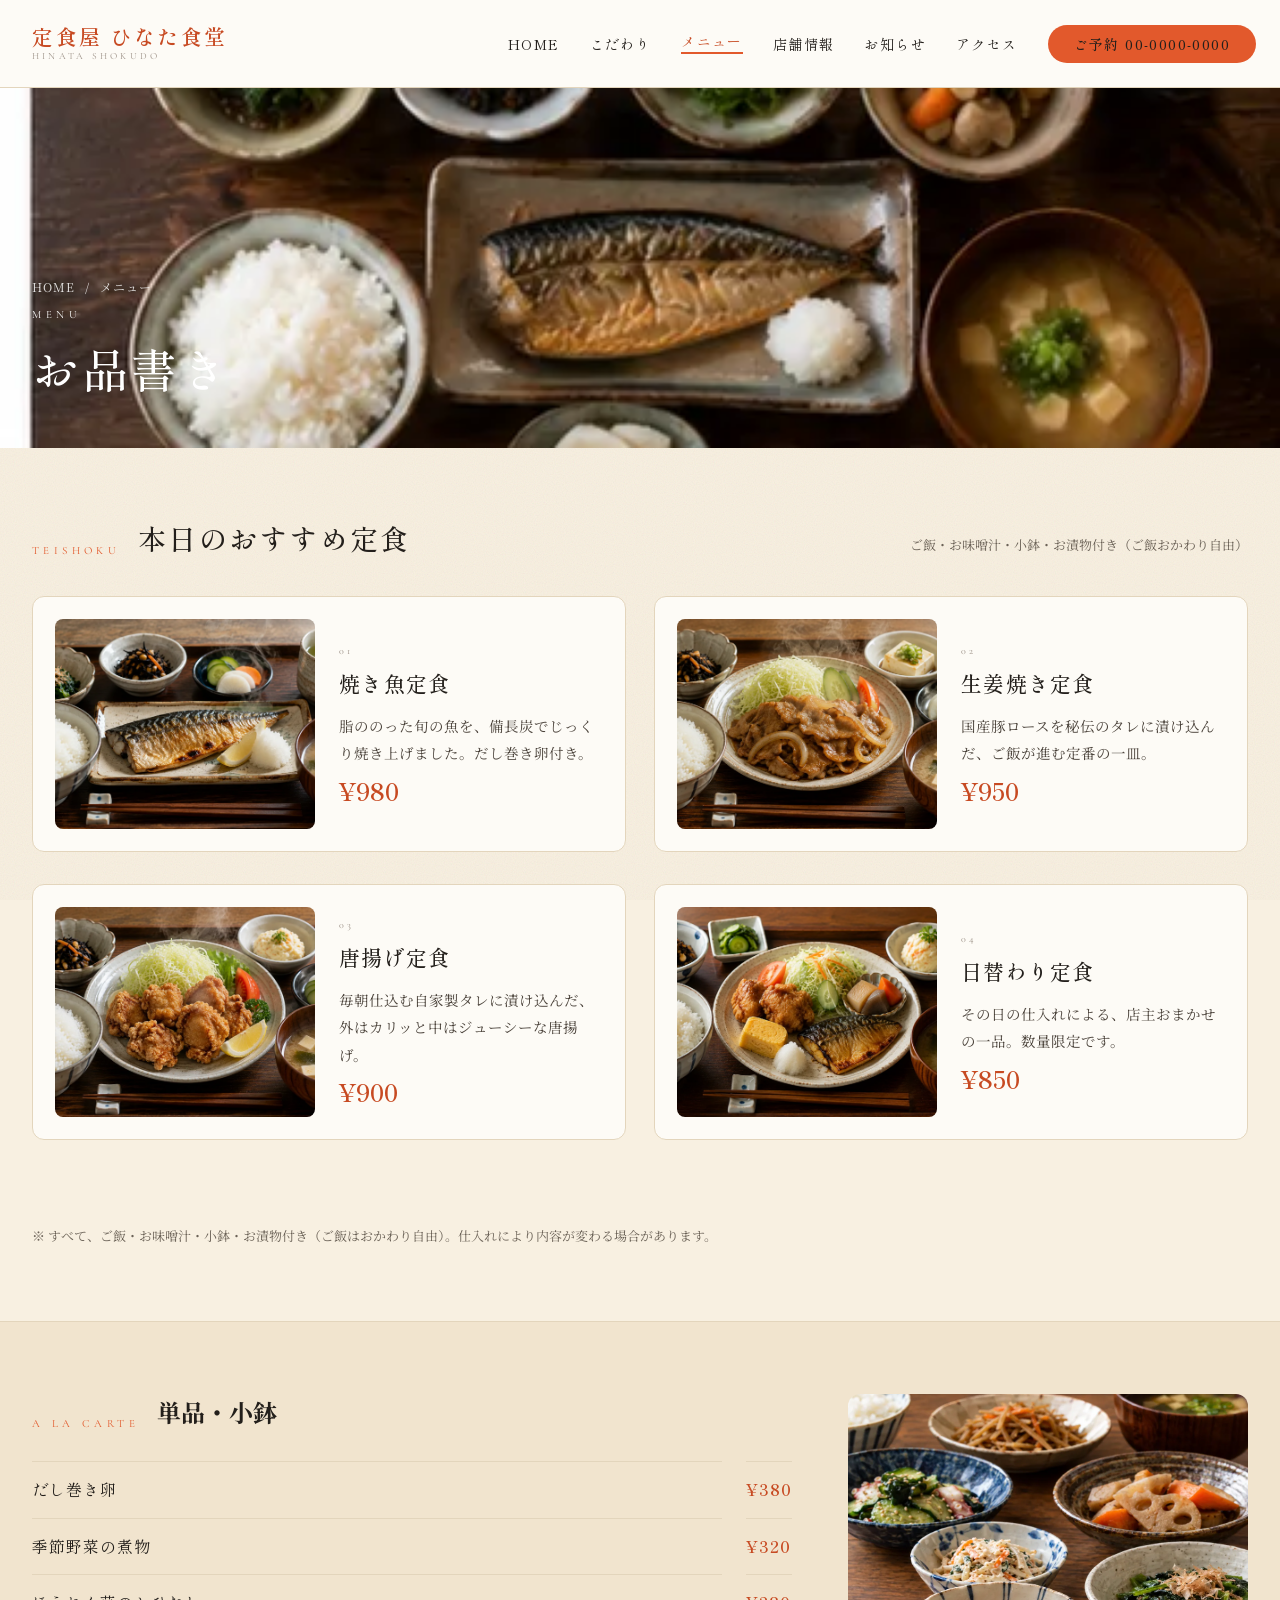
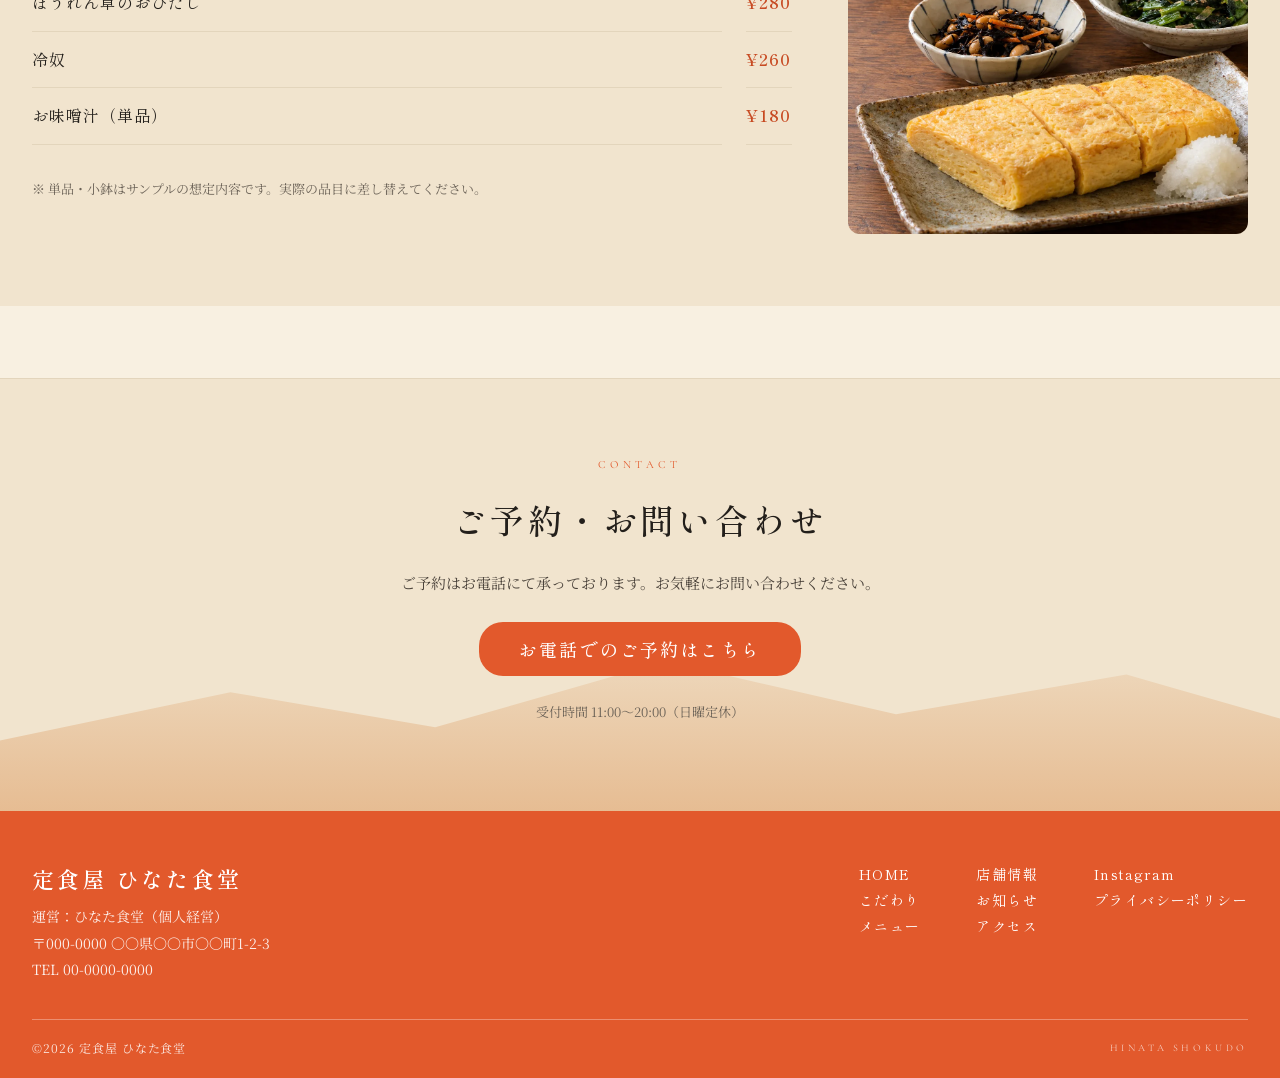
<file: menu.html>
<!DOCTYPE html>
<html lang="ja">
<head>
<meta charset="utf-8">
<meta name="viewport" content="width=device-width, initial-scale=1">
<meta name="robots" content="index,follow">
<title>定食メニュー・お品書き | 定食屋 ひなた食堂</title>
<meta name="description" content="定食屋 ひなた食堂のお品書きです。脂ののった旬の魚を備長炭でじっくり焼き上げた焼き魚定食、国産豚ロースの生姜焼き定食、自家製タレの唐揚げ定食、店主おまかせの日替わり定食など、地元の食材と丁寧なだしで作る定食を850円からご紹介します。すべてご飯・お味噌汁・小鉢・お漬物付きでご飯はおかわり自由。だし巻き卵や季節野菜の煮物など、単品・小鉢のメニューもご用意しています。">
<meta property="og:title" content="定食メニュー・お品書き | 定食屋 ひなた食堂">
<meta property="og:description" content="地元食材とだしにこだわった、家庭の味の定食屋のお品書きです。">
<link rel="canonical" href="https://hinata-shokudo.example.com/menu.html">
<meta property="og:type" content="website">
<meta property="og:url" content="https://hinata-shokudo.example.com/menu.html">
<meta property="og:image" content="https://hinata-shokudo.example.com/images/og-menu.jpg">
<meta property="og:image:width" content="1200">
<meta property="og:image:height" content="630">
<meta property="og:site_name" content="定食屋 ひなた食堂">
<meta property="og:locale" content="ja_JP">
<meta name="twitter:card" content="summary_large_image">
<meta name="theme-color" content="#E2592C">
<link rel="icon" href="/favicon.ico" sizes="any">
<link rel="icon" type="image/png" sizes="32x32" href="/images/favicon-32.png">
<link rel="icon" type="image/png" sizes="16x16" href="/images/favicon-16.png">
<link rel="apple-touch-icon" sizes="180x180" href="/images/apple-touch-icon.png">
<link rel="manifest" href="/site.webmanifest">
<link rel="preconnect" href="https://fonts.googleapis.com">
<link rel="preconnect" href="https://fonts.gstatic.com" crossorigin>
<link href="https://fonts.googleapis.com/css2?family=Shippori+Mincho:wght@400;500;600;700&family=Noto+Serif+JP:wght@300;400;500;600&family=Cormorant+Garamond:ital,wght@0,300;0,400;0,500;1,400&display=swap" rel="stylesheet">
<link rel="stylesheet" href="styles.css">
<script type="application/ld+json">{"@context": "https://schema.org", "@type": "Restaurant", "name": "定食屋 ひなた食堂", "url": "https://hinata-shokudo.example.com/", "telephone": "+81-00-0000-0000", "servesCuisine": "定食・和食", "priceRange": "¥¥", "image": "https://hinata-shokudo.example.com/images/hero.webp", "address": {"@type": "PostalAddress", "postalCode": "000-0000", "addressRegion": "〇〇県", "addressLocality": "〇〇市", "streetAddress": "〇〇町1-2-3", "addressCountry": "JP"}, "openingHoursSpecification": [{"@type": "OpeningHoursSpecification", "dayOfWeek": ["Monday", "Tuesday", "Wednesday", "Thursday", "Friday", "Saturday"], "opens": "11:00", "closes": "14:30"}, {"@type": "OpeningHoursSpecification", "dayOfWeek": ["Monday", "Tuesday", "Wednesday", "Thursday", "Friday", "Saturday"], "opens": "17:00", "closes": "20:30"}]}</script>
<script type="application/ld+json">{"@context": "https://schema.org", "@type": "BreadcrumbList", "itemListElement": [{"@type": "ListItem", "position": 1, "name": "HOME", "item": "https://hinata-shokudo.example.com/"}, {"@type": "ListItem", "position": 2, "name": "メニュー", "item": "https://hinata-shokudo.example.com/menu.html"}]}</script>
</head>
<body>
<div class="texture" aria-hidden="true"></div>
<div class="page">

  <header class="site-header">
    <div class="brand">
      <span class="brand__name">定食屋 ひなた食堂</span>
      <span class="brand__romaji">HINATA SHOKUDO</span>
    </div>
    <nav class="main-nav" aria-label="グローバルナビゲーション">
      <a href="index.html">HOME</a>
      <a href="kodawari.html">こだわり</a>
      <a href="menu.html" class="is-active" aria-current="page">メニュー</a>
      <a href="shop.html">店舗情報</a>
      <a href="news.html">お知らせ</a>
      <a href="shop.html#access">アクセス</a>
      <a href="tel:00-0000-0000" class="btn-reserve">ご予約 00-0000-0000</a>
    </nav>
  </header>

  <div class="mobile-header">
    <div class="mobile-header__brand">
      <span class="mobile-header__brand-name">定食屋 ひなた食堂</span>
    </div>
    <div class="mobile-header__bar">
      <button type="button" class="menu-toggle" aria-expanded="false" aria-controls="mobile-nav">
        <span class="menu-toggle__icon" aria-hidden="true"><span></span><span></span><span></span></span>
        <span class="menu-toggle__label">メニュー</span>
      </button>
      <div class="mobile-reserve-wrap">
        <button type="button" class="mobile-reserve" aria-expanded="false" aria-controls="mobile-reserve-popover">
          <svg class="mobile-reserve__icon" aria-hidden="true" width="18" height="18" viewBox="0 0 24 24" fill="none" stroke="currentColor" stroke-width="1.6" stroke-linecap="round" stroke-linejoin="round"><path d="M6 2v7a2 2 0 0 0 4 0V2M8 9v13M16 2c-1.2 1.6-1.8 3.4-1.8 5.5S14.8 11 16 12v10"/></svg>
          <span>ご予約</span>
        </button>
        <div id="mobile-reserve-popover" class="mobile-reserve-popover" hidden>
          <span class="mobile-reserve-popover__label">お電話でのご予約</span>
          <a href="tel:00-0000-0000">
            <svg aria-hidden="true" width="16" height="16" viewBox="0 0 24 24" fill="none" stroke="currentColor" stroke-width="1.8" stroke-linecap="round" stroke-linejoin="round"><path d="M22 16.92v3a2 2 0 0 1-2.18 2 19.79 19.79 0 0 1-8.63-3.07 19.5 19.5 0 0 1-6-6 19.79 19.79 0 0 1-3.07-8.67A2 2 0 0 1 4.11 2h3a2 2 0 0 1 2 1.72c.127.96.361 1.903.7 2.81a2 2 0 0 1-.45 2.11L8.09 9.91a16 16 0 0 0 6 6l1.27-1.27a2 2 0 0 1 2.11-.45c.907.339 1.85.573 2.81.7A2 2 0 0 1 22 16.92z"/></svg>
            <span>00-0000-0000</span>
          </a>
        </div>
      </div>
    </div>
  </div>
  <nav id="mobile-nav" class="mobile-nav" aria-label="モバイルナビゲーション" hidden>
    <a href="index.html">HOME</a>
    <a href="kodawari.html">こだわり</a>
    <a href="menu.html" class="is-active" aria-current="page">メニュー</a>
    <a href="shop.html">店舗情報</a>
    <a href="news.html">お知らせ</a>
    <a href="shop.html#access">アクセス</a>
    <a href="tel:00-0000-0000" class="mobile-nav__tel">お電話でのご予約<span>00-0000-0000</span></a>
  </nav>
  <div class="mobile-nav-backdrop"></div>

  <section class="page-hero">
    <div class="page-hero__media">
      <div class="img-slot img-slot--dark" role="img" aria-label="ページヘッダー写真（定食一式を上から・横長）">
        <img src="images/menu-hero.webp" alt="ページヘッダー写真（定食一式を上から・横長）" fetchpriority="high" onerror="this.remove()">
        <svg width="28" height="28" viewBox="0 0 24 24" fill="none" stroke="currentColor" stroke-width="1.6" stroke-linecap="round" stroke-linejoin="round"><rect x="3" y="3" width="18" height="18" rx="2"/><circle cx="8.5" cy="8.5" r="1.5"/><path d="m21 15-5-5L5 21"/></svg>
        <span class="img-slot__caption">ページヘッダー写真（定食一式を上から・横長）</span>
      </div>
    </div>
    <div class="page-hero__scrim"></div>
    <div class="page-hero__content">
      <nav class="breadcrumb" aria-label="パンくずリスト">
        <a href="index.html">HOME</a><span>/</span><span>メニュー</span>
      </nav>
      <span class="page-hero__eyebrow">MENU</span>
      <h1 class="page-hero__title">お品書き</h1>
    </div>
  </section>

  <main>
    <section class="section" aria-labelledby="teishoku-heading">
      <div class="section-head">
        <div class="section-head__label-group">
          <span class="eyebrow">TEISHOKU</span>
          <h2 id="teishoku-heading">本日のおすすめ定食</h2>
        </div>
        <span class="section-head__note">ご飯・お味噌汁・小鉢・お漬物付き（ご飯おかわり自由）</span>
      </div>

      <div class="menu-grid">
        <article class="menu-card">
          <div class="menu-card__media">
            <div class="img-slot" role="img" aria-label="焼き魚定食の写真">
              <img src="images/menu-yakizakana.webp" alt="焼き魚定食の写真" loading="lazy" onerror="this.remove()">
              <svg width="26" height="26" viewBox="0 0 24 24" fill="none" stroke="currentColor" stroke-width="1.6" stroke-linecap="round" stroke-linejoin="round"><rect x="3" y="3" width="18" height="18" rx="2"/><circle cx="8.5" cy="8.5" r="1.5"/><path d="m21 15-5-5L5 21"/></svg>
              <span class="img-slot__caption">焼き魚定食の写真</span>
            </div>
          </div>
          <div class="menu-card__body">
            <span class="menu-card__no">01</span>
            <h3 class="menu-card__name">焼き魚定食</h3>
            <p class="menu-card__desc">脂ののった旬の魚を、備長炭でじっくり焼き上げました。だし巻き卵付き。</p>
            <span class="menu-card__price">¥980</span>
          </div>
        </article>

        <article class="menu-card">
          <div class="menu-card__media">
            <div class="img-slot" role="img" aria-label="生姜焼き定食の写真">
              <img src="images/menu-shogayaki.webp" alt="生姜焼き定食の写真" loading="lazy" onerror="this.remove()">
              <svg width="26" height="26" viewBox="0 0 24 24" fill="none" stroke="currentColor" stroke-width="1.6" stroke-linecap="round" stroke-linejoin="round"><rect x="3" y="3" width="18" height="18" rx="2"/><circle cx="8.5" cy="8.5" r="1.5"/><path d="m21 15-5-5L5 21"/></svg>
              <span class="img-slot__caption">生姜焼き定食の写真</span>
            </div>
          </div>
          <div class="menu-card__body">
            <span class="menu-card__no">02</span>
            <h3 class="menu-card__name">生姜焼き定食</h3>
            <p class="menu-card__desc">国産豚ロースを秘伝のタレに漬け込んだ、ご飯が進む定番の一皿。</p>
            <span class="menu-card__price">¥950</span>
          </div>
        </article>

        <article class="menu-card">
          <div class="menu-card__media">
            <div class="img-slot" role="img" aria-label="唐揚げ定食の写真">
              <img src="images/menu-karaage.webp" alt="唐揚げ定食の写真" loading="lazy" onerror="this.remove()">
              <svg width="26" height="26" viewBox="0 0 24 24" fill="none" stroke="currentColor" stroke-width="1.6" stroke-linecap="round" stroke-linejoin="round"><rect x="3" y="3" width="18" height="18" rx="2"/><circle cx="8.5" cy="8.5" r="1.5"/><path d="m21 15-5-5L5 21"/></svg>
              <span class="img-slot__caption">唐揚げ定食の写真</span>
            </div>
          </div>
          <div class="menu-card__body">
            <span class="menu-card__no">03</span>
            <h3 class="menu-card__name">唐揚げ定食</h3>
            <p class="menu-card__desc">毎朝仕込む自家製タレに漬け込んだ、外はカリッと中はジューシーな唐揚げ。</p>
            <span class="menu-card__price">¥900</span>
          </div>
        </article>

        <article class="menu-card">
          <div class="menu-card__media">
            <div class="img-slot" role="img" aria-label="日替わり定食の写真">
              <img src="images/menu-higawari.webp" alt="日替わり定食の写真" loading="lazy" onerror="this.remove()">
              <svg width="26" height="26" viewBox="0 0 24 24" fill="none" stroke="currentColor" stroke-width="1.6" stroke-linecap="round" stroke-linejoin="round"><rect x="3" y="3" width="18" height="18" rx="2"/><circle cx="8.5" cy="8.5" r="1.5"/><path d="m21 15-5-5L5 21"/></svg>
              <span class="img-slot__caption">日替わり定食の写真</span>
            </div>
          </div>
          <div class="menu-card__body">
            <span class="menu-card__no">04</span>
            <h3 class="menu-card__name">日替わり定食</h3>
            <p class="menu-card__desc">その日の仕入れによる、店主おまかせの一品。数量限定です。</p>
            <span class="menu-card__price">¥850</span>
          </div>
        </article>
      </div>

      <p class="note">※ すべて、ご飯・お味噌汁・小鉢・お漬物付き（ご飯はおかわり自由）。仕入れにより内容が変わる場合があります。</p>
    </section>

    <section class="section--band" aria-labelledby="alacarte-heading">
      <div class="alacarte">
        <div class="alacarte__list">
          <div class="section-head__label-group">
            <span class="eyebrow">A LA CARTE</span>
            <h2 id="alacarte-heading">単品・小鉢</h2>
          </div>
          <dl class="price-list">
            <dt>だし巻き卵</dt>
            <dd>¥380</dd>
            <dt>季節野菜の煮物</dt>
            <dd>¥320</dd>
            <dt>ほうれん草のおひたし</dt>
            <dd>¥280</dd>
            <dt>冷奴</dt>
            <dd>¥260</dd>
            <dt>お味噌汁（単品）</dt>
            <dd>¥180</dd>
          </dl>
          <p class="note" style="margin-top:0">※ 単品・小鉢はサンプルの想定内容です。実際の品目に差し替えてください。</p>
        </div>
        <div class="alacarte__media">
          <div class="img-slot" role="img" aria-label="小鉢の並び／だし巻き卵の写真（縦長）">
            <img src="images/alacarte.webp" alt="小鉢の並び／だし巻き卵の写真（縦長）" loading="lazy" onerror="this.remove()">
            <svg width="26" height="26" viewBox="0 0 24 24" fill="none" stroke="currentColor" stroke-width="1.6" stroke-linecap="round" stroke-linejoin="round"><rect x="3" y="3" width="18" height="18" rx="2"/><circle cx="8.5" cy="8.5" r="1.5"/><path d="m21 15-5-5L5 21"/></svg>
            <span class="img-slot__caption">小鉢の並び／だし巻き卵の写真（縦長）</span>
          </div>
        </div>
      </div>
    </section>

    <section class="contact-section" aria-labelledby="contact-heading">
      <div class="contact-section__ridge"></div>
      <div class="contact-section__inner">
        <span class="eyebrow">CONTACT</span>
        <h2 id="contact-heading">ご予約・お問い合わせ</h2>
        <p>ご予約はお電話にて承っております。お気軽にお問い合わせください。</p>
        <div class="tel-reveal">
          <button type="button" class="btn-call tel-reveal__trigger" aria-expanded="false">お電話でのご予約はこちら</button>
          <div class="tel-reveal__popover" hidden>
            <span class="tel-reveal__label">お電話でのご予約</span>
            <a href="tel:00-0000-0000" class="tel-reveal__link">
              <svg aria-hidden="true" width="18" height="18" viewBox="0 0 24 24" fill="none" stroke="currentColor" stroke-width="1.8" stroke-linecap="round" stroke-linejoin="round"><path d="M22 16.92v3a2 2 0 0 1-2.18 2 19.79 19.79 0 0 1-8.63-3.07 19.5 19.5 0 0 1-6-6 19.79 19.79 0 0 1-3.07-8.67A2 2 0 0 1 4.11 2h3a2 2 0 0 1 2 1.72c.127.96.361 1.903.7 2.81a2 2 0 0 1-.45 2.11L8.09 9.91a16 16 0 0 0 6 6l1.27-1.27a2 2 0 0 1 2.11-.45c.907.339 1.85.573 2.81.7A2 2 0 0 1 22 16.92z"/></svg>
              <span>00-0000-0000</span>
            </a>
          </div>
        </div>
        <span class="contact-section__hours">受付時間 11:00〜20:00（日曜定休）</span>
      </div>
    </section>
  </main>

  <footer class="site-footer">
    <div class="site-footer__top">
      <div class="site-footer__brand">
        <span class="site-footer__brand-name">定食屋 ひなた食堂</span>
        <p class="site-footer__address">運営：ひなた食堂（個人経営）<br>〒000-0000 〇〇県〇〇市〇〇町1-2-3<br>TEL 00-0000-0000</p>
      </div>
      <div class="site-footer__nav-group">
        <nav class="site-footer__nav" aria-label="フッターナビゲーション1">
          <a href="index.html">HOME</a>
          <a href="kodawari.html">こだわり</a>
          <a href="menu.html">メニュー</a>
        </nav>
        <nav class="site-footer__nav" aria-label="フッターナビゲーション2">
          <a href="shop.html">店舗情報</a>
          <a href="news.html">お知らせ</a>
          <a href="shop.html#access">アクセス</a>
        </nav>
        <nav class="site-footer__nav" aria-label="フッターナビゲーション3">
          <a href="https://instagram.com/hinata_shokudo">Instagram</a>
          <a href="privacy-policy.html">プライバシーポリシー</a>
        </nav>
      </div>
    </div>
    <div class="site-footer__bottom">
      <span class="site-footer__copyright">©2026 定食屋 ひなた食堂</span>
      <span class="site-footer__romaji">HINATA SHOKUDO</span>
    </div>
  </footer>

</div>
<script src="script.js" defer></script>
</body>
</html>
</file>
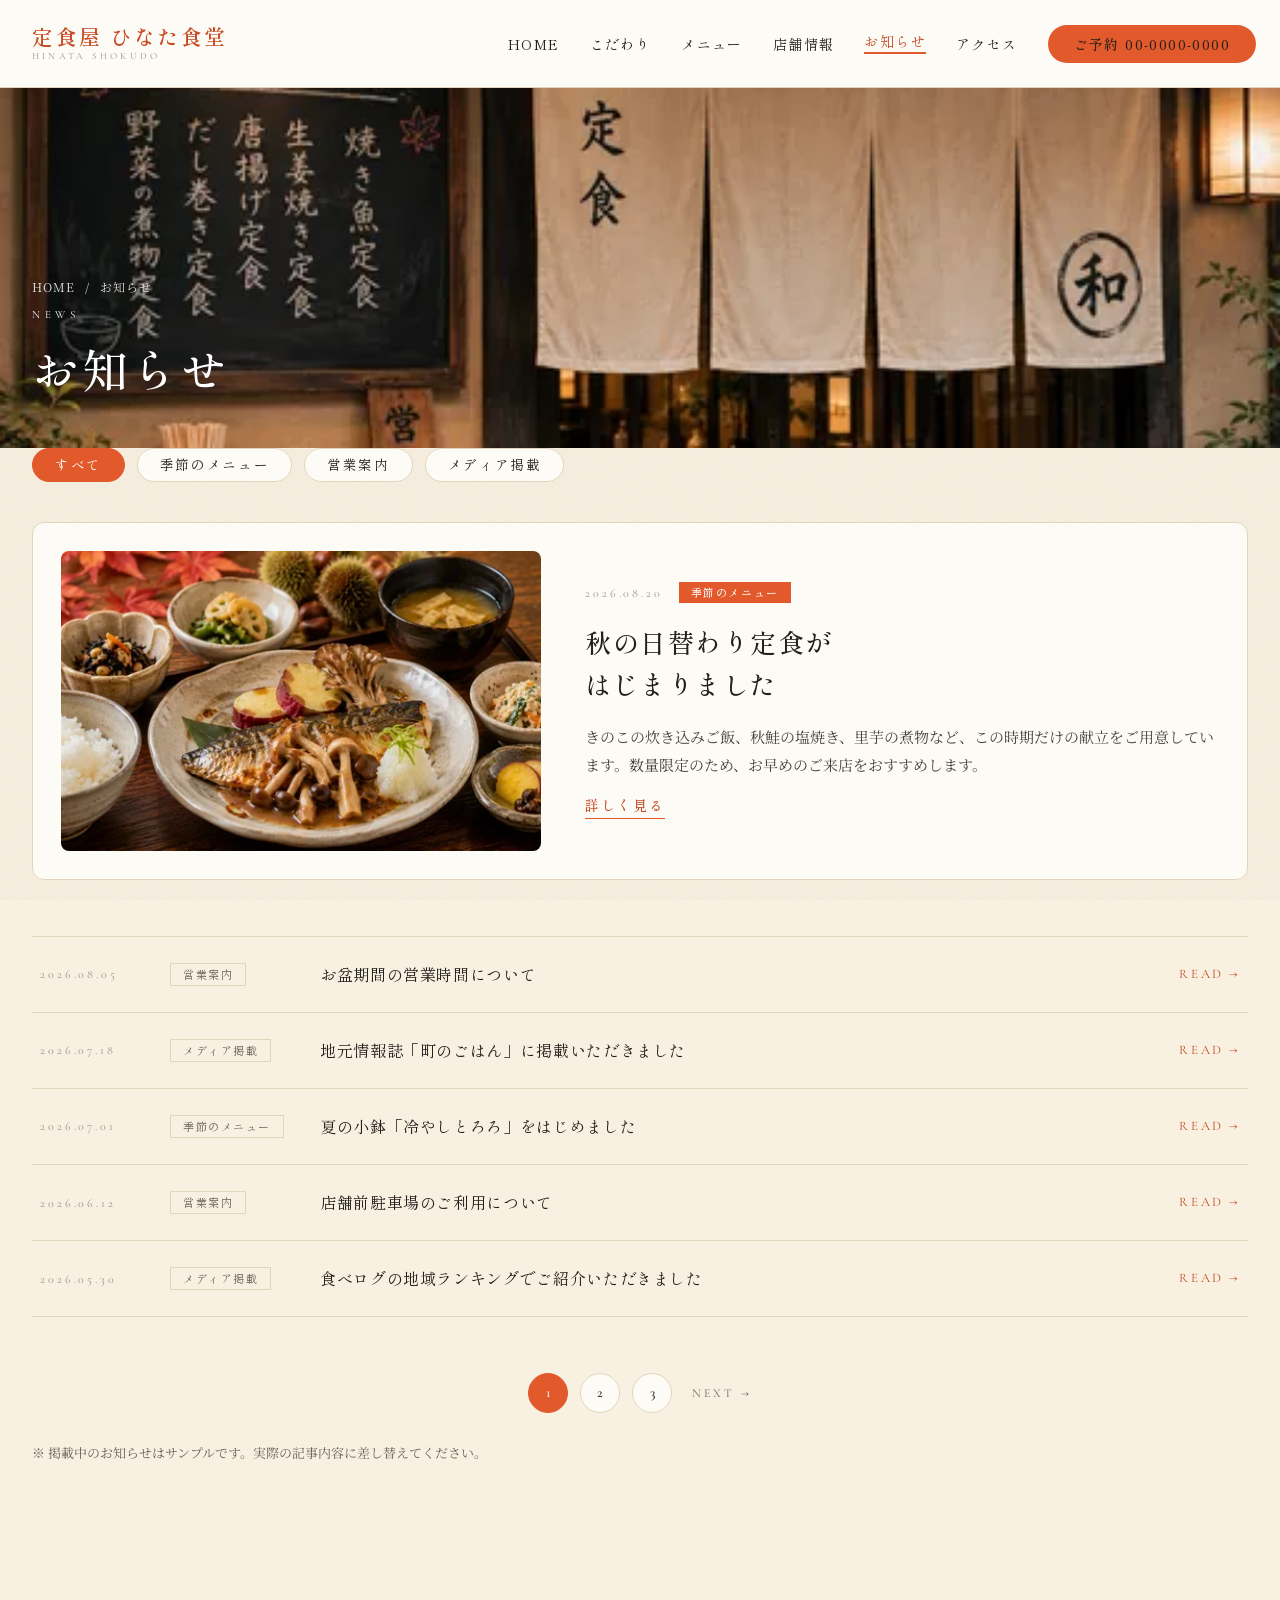
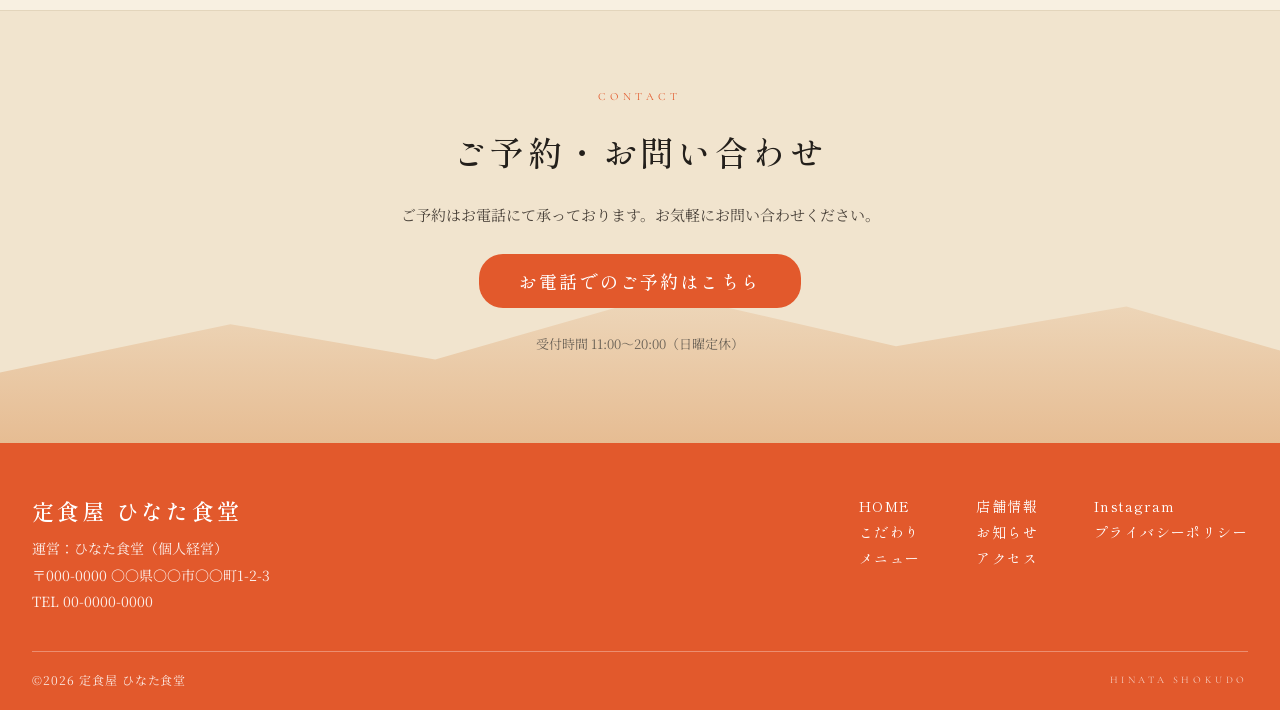
<file: news.html>
<!DOCTYPE html>
<html lang="ja">
<head>
<meta charset="utf-8">
<meta name="viewport" content="width=device-width, initial-scale=1">
<meta name="robots" content="index,follow">
<title>お知らせ・営業案内 | 定食屋 ひなた食堂</title>
<meta name="description" content="定食屋 ひなた食堂からのお知らせ一覧ページです。季節の新メニューのご案内、お盆期間など営業時間の変更案内、地元情報誌や食べログなどメディア掲載のご報告まで、店舗からの最新情報をカテゴリ別（季節のメニュー・営業案内・メディア掲載）に絞り込んでご覧いただけます。ご来店前の最新情報の確認にぜひご活用ください。">
<meta property="og:title" content="お知らせ・営業案内 | 定食屋 ひなた食堂">
<meta property="og:description" content="定食屋 ひなた食堂からの最新のお知らせです。">
<link rel="canonical" href="https://hinata-shokudo.example.com/news.html">
<meta property="og:type" content="website">
<meta property="og:url" content="https://hinata-shokudo.example.com/news.html">
<meta property="og:image" content="https://hinata-shokudo.example.com/images/og-news.jpg">
<meta property="og:image:width" content="1200">
<meta property="og:image:height" content="630">
<meta property="og:site_name" content="定食屋 ひなた食堂">
<meta property="og:locale" content="ja_JP">
<meta name="twitter:card" content="summary_large_image">
<meta name="theme-color" content="#E2592C">
<link rel="icon" href="/favicon.ico" sizes="any">
<link rel="icon" type="image/png" sizes="32x32" href="/images/favicon-32.png">
<link rel="icon" type="image/png" sizes="16x16" href="/images/favicon-16.png">
<link rel="apple-touch-icon" sizes="180x180" href="/images/apple-touch-icon.png">
<link rel="manifest" href="/site.webmanifest">
<link rel="preconnect" href="https://fonts.googleapis.com">
<link rel="preconnect" href="https://fonts.gstatic.com" crossorigin>
<link href="https://fonts.googleapis.com/css2?family=Shippori+Mincho:wght@400;500;600;700&family=Noto+Serif+JP:wght@300;400;500;600&family=Cormorant+Garamond:ital,wght@0,300;0,400;0,500;1,400&display=swap" rel="stylesheet">
<link rel="stylesheet" href="styles.css">
<script type="application/ld+json">{"@context": "https://schema.org", "@type": "Restaurant", "name": "定食屋 ひなた食堂", "url": "https://hinata-shokudo.example.com/", "telephone": "+81-00-0000-0000", "servesCuisine": "定食・和食", "priceRange": "¥¥", "image": "https://hinata-shokudo.example.com/images/hero.webp", "address": {"@type": "PostalAddress", "postalCode": "000-0000", "addressRegion": "〇〇県", "addressLocality": "〇〇市", "streetAddress": "〇〇町1-2-3", "addressCountry": "JP"}, "openingHoursSpecification": [{"@type": "OpeningHoursSpecification", "dayOfWeek": ["Monday", "Tuesday", "Wednesday", "Thursday", "Friday", "Saturday"], "opens": "11:00", "closes": "14:30"}, {"@type": "OpeningHoursSpecification", "dayOfWeek": ["Monday", "Tuesday", "Wednesday", "Thursday", "Friday", "Saturday"], "opens": "17:00", "closes": "20:30"}]}</script>
<script type="application/ld+json">{"@context": "https://schema.org", "@type": "BreadcrumbList", "itemListElement": [{"@type": "ListItem", "position": 1, "name": "HOME", "item": "https://hinata-shokudo.example.com/"}, {"@type": "ListItem", "position": 2, "name": "お知らせ", "item": "https://hinata-shokudo.example.com/news.html"}]}</script>
</head>
<body>
<div class="texture" aria-hidden="true"></div>
<div class="page">

  <header class="site-header">
    <div class="brand">
      <span class="brand__name">定食屋 ひなた食堂</span>
      <span class="brand__romaji">HINATA SHOKUDO</span>
    </div>
    <nav class="main-nav" aria-label="グローバルナビゲーション">
      <a href="index.html">HOME</a>
      <a href="kodawari.html">こだわり</a>
      <a href="menu.html">メニュー</a>
      <a href="shop.html">店舗情報</a>
      <a href="news.html" class="is-active" aria-current="page">お知らせ</a>
      <a href="shop.html#access">アクセス</a>
      <a href="tel:00-0000-0000" class="btn-reserve">ご予約 00-0000-0000</a>
    </nav>
  </header>

  <div class="mobile-header">
    <div class="mobile-header__brand">
      <span class="mobile-header__brand-name">定食屋 ひなた食堂</span>
    </div>
    <div class="mobile-header__bar">
      <button type="button" class="menu-toggle" aria-expanded="false" aria-controls="mobile-nav">
        <span class="menu-toggle__icon" aria-hidden="true"><span></span><span></span><span></span></span>
        <span class="menu-toggle__label">メニュー</span>
      </button>
      <div class="mobile-reserve-wrap">
        <button type="button" class="mobile-reserve" aria-expanded="false" aria-controls="mobile-reserve-popover">
          <svg class="mobile-reserve__icon" aria-hidden="true" width="18" height="18" viewBox="0 0 24 24" fill="none" stroke="currentColor" stroke-width="1.6" stroke-linecap="round" stroke-linejoin="round"><path d="M6 2v7a2 2 0 0 0 4 0V2M8 9v13M16 2c-1.2 1.6-1.8 3.4-1.8 5.5S14.8 11 16 12v10"/></svg>
          <span>ご予約</span>
        </button>
        <div id="mobile-reserve-popover" class="mobile-reserve-popover" hidden>
          <span class="mobile-reserve-popover__label">お電話でのご予約</span>
          <a href="tel:00-0000-0000">
            <svg aria-hidden="true" width="16" height="16" viewBox="0 0 24 24" fill="none" stroke="currentColor" stroke-width="1.8" stroke-linecap="round" stroke-linejoin="round"><path d="M22 16.92v3a2 2 0 0 1-2.18 2 19.79 19.79 0 0 1-8.63-3.07 19.5 19.5 0 0 1-6-6 19.79 19.79 0 0 1-3.07-8.67A2 2 0 0 1 4.11 2h3a2 2 0 0 1 2 1.72c.127.96.361 1.903.7 2.81a2 2 0 0 1-.45 2.11L8.09 9.91a16 16 0 0 0 6 6l1.27-1.27a2 2 0 0 1 2.11-.45c.907.339 1.85.573 2.81.7A2 2 0 0 1 22 16.92z"/></svg>
            <span>00-0000-0000</span>
          </a>
        </div>
      </div>
    </div>
  </div>
  <nav id="mobile-nav" class="mobile-nav" aria-label="モバイルナビゲーション" hidden>
    <a href="index.html">HOME</a>
    <a href="kodawari.html">こだわり</a>
    <a href="menu.html">メニュー</a>
    <a href="shop.html">店舗情報</a>
    <a href="news.html" class="is-active" aria-current="page">お知らせ</a>
    <a href="shop.html#access">アクセス</a>
    <a href="tel:00-0000-0000" class="mobile-nav__tel">お電話でのご予約<span>00-0000-0000</span></a>
  </nav>
  <div class="mobile-nav-backdrop"></div>

  <section class="page-hero">
    <div class="page-hero__media">
      <div class="img-slot img-slot--dark" role="img" aria-label="ページヘッダー写真（黒板メニュー・のれん／横長）">
        <img src="images/news-hero.webp" alt="ページヘッダー写真（黒板メニュー・のれん／横長）" fetchpriority="high" onerror="this.remove()">
        <svg width="28" height="28" viewBox="0 0 24 24" fill="none" stroke="currentColor" stroke-width="1.6" stroke-linecap="round" stroke-linejoin="round"><rect x="3" y="3" width="18" height="18" rx="2"/><circle cx="8.5" cy="8.5" r="1.5"/><path d="m21 15-5-5L5 21"/></svg>
        <span class="img-slot__caption">ページヘッダー写真（黒板メニュー・のれん／横長）</span>
      </div>
    </div>
    <div class="page-hero__scrim"></div>
    <div class="page-hero__content">
      <nav class="breadcrumb" aria-label="パンくずリスト">
        <a href="index.html">HOME</a><span>/</span><span>お知らせ</span>
      </nav>
      <span class="page-hero__eyebrow">NEWS</span>
      <h1 class="page-hero__title">お知らせ</h1>
    </div>
  </section>

  <main>
    <section class="section--plain section--top" aria-labelledby="news-heading">
      <h2 id="news-heading" class="sr-only" style="position:absolute;width:1px;height:1px;overflow:hidden;clip:rect(0,0,0,0)">お知らせ一覧</h2>

      <div class="filter-tags" role="tablist" aria-label="お知らせのカテゴリ絞り込み">
        <span class="filter-tag is-active">すべて</span>
        <span class="filter-tag">季節のメニュー</span>
        <span class="filter-tag">営業案内</span>
        <span class="filter-tag">メディア掲載</span>
      </div>

      <article class="featured-article">
        <div class="featured-article__media">
          <div class="img-slot" role="img" aria-label="秋の新メニューの写真（横長）">
            <img src="images/news-featured.webp" alt="秋の新メニューの写真（横長）" loading="lazy" onerror="this.remove()">
            <svg width="24" height="24" viewBox="0 0 24 24" fill="none" stroke="currentColor" stroke-width="1.6" stroke-linecap="round" stroke-linejoin="round"><rect x="3" y="3" width="18" height="18" rx="2"/><circle cx="8.5" cy="8.5" r="1.5"/><path d="m21 15-5-5L5 21"/></svg>
            <span class="img-slot__caption">秋の新メニューの写真（横長）</span>
          </div>
        </div>
        <div class="featured-article__body">
          <div class="featured-article__meta">
            <span class="featured-article__date">2026.08.20</span>
            <span class="featured-article__tag">季節のメニュー</span>
          </div>
          <h3 class="featured-article__title">秋の日替わり定食が<br>はじまりました</h3>
          <p>きのこの炊き込みご飯、秋鮭の塩焼き、里芋の煮物など、この時期だけの献立をご用意しています。数量限定のため、お早めのご来店をおすすめします。</p>
          <a href="#news" class="featured-article__link">詳しく見る</a>
        </div>
      </article>

      <div id="news" class="news-list">
        <a href="#news" class="news-row">
          <span class="news-row__date">2026.08.05</span>
          <span class="news-row__tag">営業案内</span>
          <span class="news-row__title">お盆期間の営業時間について</span>
          <span class="news-row__cta">READ →</span>
        </a>
        <a href="#news" class="news-row">
          <span class="news-row__date">2026.07.18</span>
          <span class="news-row__tag">メディア掲載</span>
          <span class="news-row__title">地元情報誌「町のごはん」に掲載いただきました</span>
          <span class="news-row__cta">READ →</span>
        </a>
        <a href="#news" class="news-row">
          <span class="news-row__date">2026.07.01</span>
          <span class="news-row__tag">季節のメニュー</span>
          <span class="news-row__title">夏の小鉢「冷やしとろろ」をはじめました</span>
          <span class="news-row__cta">READ →</span>
        </a>
        <a href="#news" class="news-row">
          <span class="news-row__date">2026.06.12</span>
          <span class="news-row__tag">営業案内</span>
          <span class="news-row__title">店舗前駐車場のご利用について</span>
          <span class="news-row__cta">READ →</span>
        </a>
        <a href="#news" class="news-row">
          <span class="news-row__date">2026.05.30</span>
          <span class="news-row__tag">メディア掲載</span>
          <span class="news-row__title">食べログの地域ランキングでご紹介いただきました</span>
          <span class="news-row__cta">READ →</span>
        </a>
      </div>

      <nav class="pagination" aria-label="ページネーション">
        <span class="pagination__item is-active">1</span>
        <a href="#news" class="pagination__item">2</a>
        <a href="#news" class="pagination__item">3</a>
        <a href="#news" class="pagination__next">NEXT →</a>
      </nav>
      <p class="note">※ 掲載中のお知らせはサンプルです。実際の記事内容に差し替えてください。</p>
    </section>

    <section class="contact-section" aria-labelledby="contact-heading">
      <div class="contact-section__ridge"></div>
      <div class="contact-section__inner">
        <span class="eyebrow">CONTACT</span>
        <h2 id="contact-heading">ご予約・お問い合わせ</h2>
        <p>ご予約はお電話にて承っております。お気軽にお問い合わせください。</p>
        <div class="tel-reveal">
          <button type="button" class="btn-call tel-reveal__trigger" aria-expanded="false">お電話でのご予約はこちら</button>
          <div class="tel-reveal__popover" hidden>
            <span class="tel-reveal__label">お電話でのご予約</span>
            <a href="tel:00-0000-0000" class="tel-reveal__link">
              <svg aria-hidden="true" width="18" height="18" viewBox="0 0 24 24" fill="none" stroke="currentColor" stroke-width="1.8" stroke-linecap="round" stroke-linejoin="round"><path d="M22 16.92v3a2 2 0 0 1-2.18 2 19.79 19.79 0 0 1-8.63-3.07 19.5 19.5 0 0 1-6-6 19.79 19.79 0 0 1-3.07-8.67A2 2 0 0 1 4.11 2h3a2 2 0 0 1 2 1.72c.127.96.361 1.903.7 2.81a2 2 0 0 1-.45 2.11L8.09 9.91a16 16 0 0 0 6 6l1.27-1.27a2 2 0 0 1 2.11-.45c.907.339 1.85.573 2.81.7A2 2 0 0 1 22 16.92z"/></svg>
              <span>00-0000-0000</span>
            </a>
          </div>
        </div>
        <span class="contact-section__hours">受付時間 11:00〜20:00（日曜定休）</span>
      </div>
    </section>
  </main>

  <footer class="site-footer">
    <div class="site-footer__top">
      <div class="site-footer__brand">
        <span class="site-footer__brand-name">定食屋 ひなた食堂</span>
        <p class="site-footer__address">運営：ひなた食堂（個人経営）<br>〒000-0000 〇〇県〇〇市〇〇町1-2-3<br>TEL 00-0000-0000</p>
      </div>
      <div class="site-footer__nav-group">
        <nav class="site-footer__nav" aria-label="フッターナビゲーション1">
          <a href="index.html">HOME</a>
          <a href="kodawari.html">こだわり</a>
          <a href="menu.html">メニュー</a>
        </nav>
        <nav class="site-footer__nav" aria-label="フッターナビゲーション2">
          <a href="shop.html">店舗情報</a>
          <a href="news.html">お知らせ</a>
          <a href="shop.html#access">アクセス</a>
        </nav>
        <nav class="site-footer__nav" aria-label="フッターナビゲーション3">
          <a href="https://instagram.com/hinata_shokudo">Instagram</a>
          <a href="privacy-policy.html">プライバシーポリシー</a>
        </nav>
      </div>
    </div>
    <div class="site-footer__bottom">
      <span class="site-footer__copyright">©2026 定食屋 ひなた食堂</span>
      <span class="site-footer__romaji">HINATA SHOKUDO</span>
    </div>
  </footer>

</div>
<script src="script.js" defer></script>
</body>
</html>
</file>
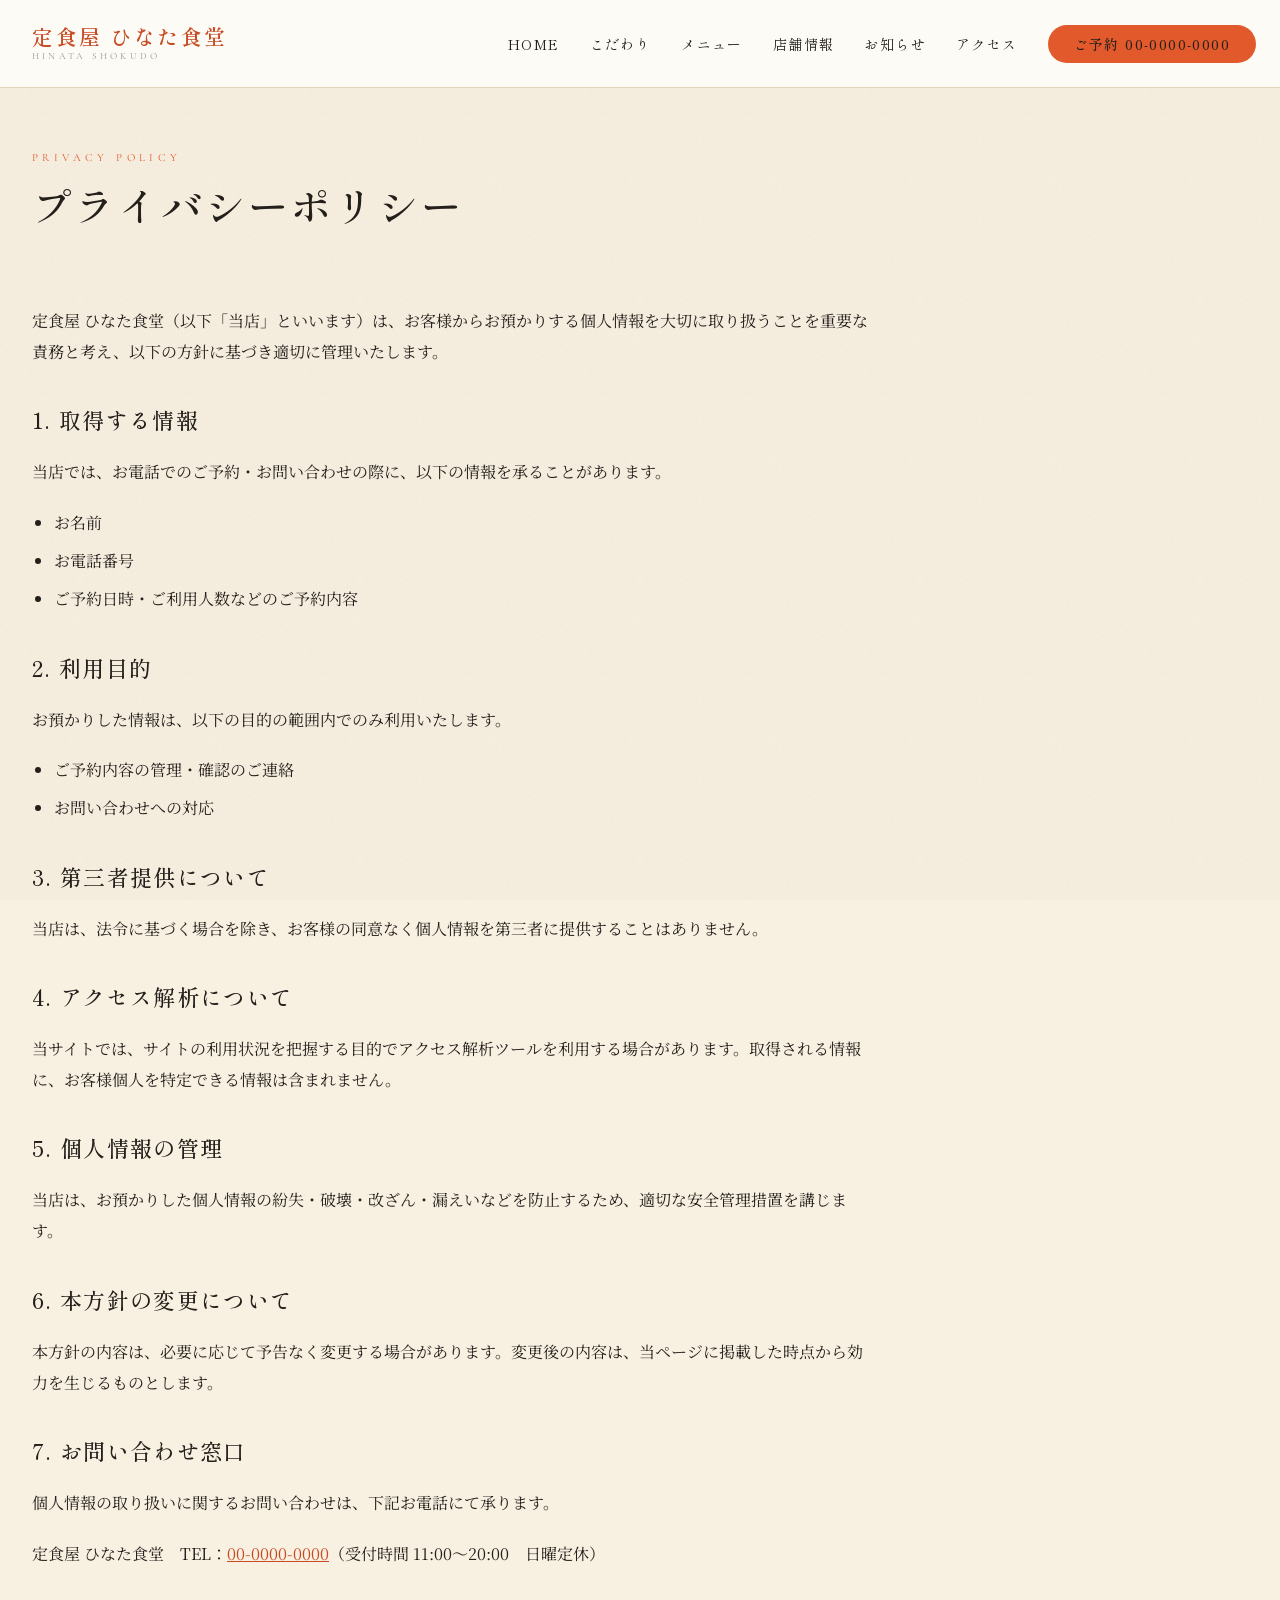
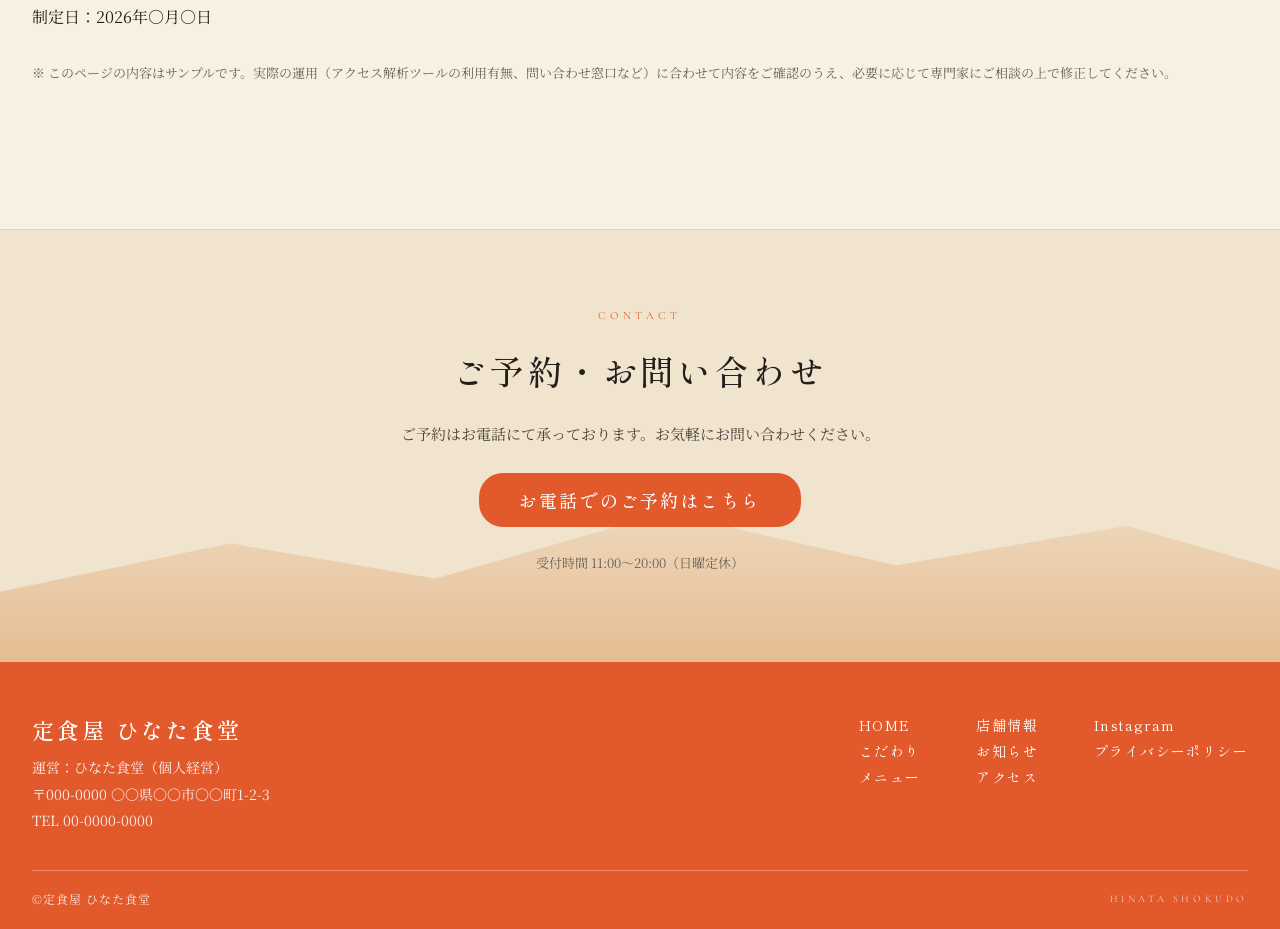
<file: privacy-policy.html>
<!DOCTYPE html>
<html lang="ja">
<head>
<meta charset="utf-8">
<meta name="viewport" content="width=device-width, initial-scale=1">
<title>プライバシーポリシー | 定食屋 ひなた食堂</title>
<meta name="description" content="定食屋 ひなた食堂における個人情報の取り扱いについてご案内します。">
<meta property="og:title" content="プライバシーポリシー | 定食屋 ひなた食堂">
<meta property="og:description" content="定食屋 ひなた食堂における個人情報の取り扱いについてのご案内です。">
<link rel="preconnect" href="https://fonts.googleapis.com">
<link rel="preconnect" href="https://fonts.gstatic.com" crossorigin>
<link href="https://fonts.googleapis.com/css2?family=Shippori+Mincho:wght@400;500;600;700&family=Noto+Serif+JP:wght@300;400;500;600&family=Cormorant+Garamond:ital,wght@0,300;0,400;0,500;1,400&display=swap" rel="stylesheet">
<link rel="stylesheet" href="styles.css">
</head>
<body>
<div class="texture" aria-hidden="true"></div>
<div class="page">

  <header class="site-header">
    <div class="brand">
      <span class="brand__name">定食屋 ひなた食堂</span>
      <span class="brand__romaji">HINATA SHOKUDO</span>
    </div>
    <nav class="main-nav" aria-label="グローバルナビゲーション">
      <a href="index.html">HOME</a>
      <a href="kodawari.html">こだわり</a>
      <a href="menu.html">メニュー</a>
      <a href="shop.html">店舗情報</a>
      <a href="news.html">お知らせ</a>
      <a href="shop.html#access">アクセス</a>
      <a href="tel:00-0000-0000" class="btn-reserve">ご予約 00-0000-0000</a>
    </nav>
  </header>

  <div class="mobile-header">
    <div class="mobile-header__brand">
      <span class="mobile-header__brand-name">定食屋 ひなた食堂</span>
    </div>
    <div class="mobile-header__bar">
      <button type="button" class="menu-toggle" aria-expanded="false" aria-controls="mobile-nav">
        <span class="menu-toggle__icon" aria-hidden="true"><span></span><span></span><span></span></span>
        <span class="menu-toggle__label">メニュー</span>
      </button>
      <div class="mobile-reserve-wrap">
        <button type="button" class="mobile-reserve" aria-expanded="false" aria-controls="mobile-reserve-popover">
          <svg class="mobile-reserve__icon" aria-hidden="true" width="18" height="18" viewBox="0 0 24 24" fill="none" stroke="currentColor" stroke-width="1.6" stroke-linecap="round" stroke-linejoin="round"><path d="M6 2v7a2 2 0 0 0 4 0V2M8 9v13M16 2c-1.2 1.6-1.8 3.4-1.8 5.5S14.8 11 16 12v10"/></svg>
          <span>ご予約</span>
        </button>
        <div id="mobile-reserve-popover" class="mobile-reserve-popover" hidden>
          <span class="mobile-reserve-popover__label">お電話でのご予約</span>
          <a href="tel:00-0000-0000">
            <svg aria-hidden="true" width="16" height="16" viewBox="0 0 24 24" fill="none" stroke="currentColor" stroke-width="1.8" stroke-linecap="round" stroke-linejoin="round"><path d="M22 16.92v3a2 2 0 0 1-2.18 2 19.79 19.79 0 0 1-8.63-3.07 19.5 19.5 0 0 1-6-6 19.79 19.79 0 0 1-3.07-8.67A2 2 0 0 1 4.11 2h3a2 2 0 0 1 2 1.72c.127.96.361 1.903.7 2.81a2 2 0 0 1-.45 2.11L8.09 9.91a16 16 0 0 0 6 6l1.27-1.27a2 2 0 0 1 2.11-.45c.907.339 1.85.573 2.81.7A2 2 0 0 1 22 16.92z"/></svg>
            <span>00-0000-0000</span>
          </a>
        </div>
      </div>
    </div>
  </div>
  <nav id="mobile-nav" class="mobile-nav" aria-label="モバイルナビゲーション" hidden>
    <a href="index.html">HOME</a>
    <a href="kodawari.html">こだわり</a>
    <a href="menu.html">メニュー</a>
    <a href="shop.html">店舗情報</a>
    <a href="news.html">お知らせ</a>
    <a href="shop.html#access">アクセス</a>
    <a href="tel:00-0000-0000" class="mobile-nav__tel">お電話でのご予約<span>00-0000-0000</span></a>
  </nav>
  <div class="mobile-nav-backdrop"></div>

  <div class="page-intro">
    <span class="eyebrow">PRIVACY POLICY</span>
    <h1>プライバシーポリシー</h1>
  </div>

  <main>
    <section class="section--plain" aria-labelledby="privacy-heading">
      <h2 id="privacy-heading" class="sr-only" style="position:absolute;width:1px;height:1px;overflow:hidden;clip:rect(0,0,0,0)">プライバシーポリシー本文</h2>
      <div class="prose">
        <p>定食屋 ひなた食堂（以下「当店」といいます）は、お客様からお預かりする個人情報を大切に取り扱うことを重要な責務と考え、以下の方針に基づき適切に管理いたします。</p>

        <h2>1. 取得する情報</h2>
        <p>当店では、お電話でのご予約・お問い合わせの際に、以下の情報を承ることがあります。</p>
        <ul>
          <li>お名前</li>
          <li>お電話番号</li>
          <li>ご予約日時・ご利用人数などのご予約内容</li>
        </ul>

        <h2>2. 利用目的</h2>
        <p>お預かりした情報は、以下の目的の範囲内でのみ利用いたします。</p>
        <ul>
          <li>ご予約内容の管理・確認のご連絡</li>
          <li>お問い合わせへの対応</li>
        </ul>

        <h2>3. 第三者提供について</h2>
        <p>当店は、法令に基づく場合を除き、お客様の同意なく個人情報を第三者に提供することはありません。</p>

        <h2>4. アクセス解析について</h2>
        <p>当サイトでは、サイトの利用状況を把握する目的でアクセス解析ツールを利用する場合があります。取得される情報に、お客様個人を特定できる情報は含まれません。</p>

        <h2>5. 個人情報の管理</h2>
        <p>当店は、お預かりした個人情報の紛失・破壊・改ざん・漏えいなどを防止するため、適切な安全管理措置を講じます。</p>

        <h2>6. 本方針の変更について</h2>
        <p>本方針の内容は、必要に応じて予告なく変更する場合があります。変更後の内容は、当ページに掲載した時点から効力を生じるものとします。</p>

        <h2>7. お問い合わせ窓口</h2>
        <p>個人情報の取り扱いに関するお問い合わせは、下記お電話にて承ります。</p>
        <p>定食屋 ひなた食堂　TEL：<a href="tel:00-0000-0000">00-0000-0000</a>（受付時間 11:00〜20:00　日曜定休）</p>

        <p class="prose__updated">制定日：2026年○月○日</p>
      </div>
      <p class="note">※ このページの内容はサンプルです。実際の運用（アクセス解析ツールの利用有無、問い合わせ窓口など）に合わせて内容をご確認のうえ、必要に応じて専門家にご相談の上で修正してください。</p>
    </section>

    <section class="contact-section" aria-labelledby="contact-heading">
      <div class="contact-section__ridge"></div>
      <div class="contact-section__inner">
        <span class="eyebrow">CONTACT</span>
        <h2 id="contact-heading">ご予約・お問い合わせ</h2>
        <p>ご予約はお電話にて承っております。お気軽にお問い合わせください。</p>
        <div class="tel-reveal">
          <button type="button" class="btn-call tel-reveal__trigger" aria-expanded="false">お電話でのご予約はこちら</button>
          <div class="tel-reveal__popover" hidden>
            <span class="tel-reveal__label">お電話でのご予約</span>
            <a href="tel:00-0000-0000" class="tel-reveal__link">
              <svg aria-hidden="true" width="18" height="18" viewBox="0 0 24 24" fill="none" stroke="currentColor" stroke-width="1.8" stroke-linecap="round" stroke-linejoin="round"><path d="M22 16.92v3a2 2 0 0 1-2.18 2 19.79 19.79 0 0 1-8.63-3.07 19.5 19.5 0 0 1-6-6 19.79 19.79 0 0 1-3.07-8.67A2 2 0 0 1 4.11 2h3a2 2 0 0 1 2 1.72c.127.96.361 1.903.7 2.81a2 2 0 0 1-.45 2.11L8.09 9.91a16 16 0 0 0 6 6l1.27-1.27a2 2 0 0 1 2.11-.45c.907.339 1.85.573 2.81.7A2 2 0 0 1 22 16.92z"/></svg>
              <span>00-0000-0000</span>
            </a>
          </div>
        </div>
        <span class="contact-section__hours">受付時間 11:00〜20:00（日曜定休）</span>
      </div>
    </section>
  </main>

  <footer class="site-footer">
    <div class="site-footer__top">
      <div class="site-footer__brand">
        <span class="site-footer__brand-name">定食屋 ひなた食堂</span>
        <p class="site-footer__address">運営：ひなた食堂（個人経営）<br>〒000-0000 〇〇県〇〇市〇〇町1-2-3<br>TEL 00-0000-0000</p>
      </div>
      <div class="site-footer__nav-group">
        <nav class="site-footer__nav" aria-label="フッターナビゲーション1">
          <a href="index.html">HOME</a>
          <a href="kodawari.html">こだわり</a>
          <a href="menu.html">メニュー</a>
        </nav>
        <nav class="site-footer__nav" aria-label="フッターナビゲーション2">
          <a href="shop.html">店舗情報</a>
          <a href="news.html">お知らせ</a>
          <a href="shop.html#access">アクセス</a>
        </nav>
        <nav class="site-footer__nav" aria-label="フッターナビゲーション3">
          <a href="https://instagram.com/hinata_shokudo">Instagram</a>
          <a href="privacy-policy.html">プライバシーポリシー</a>
        </nav>
      </div>
    </div>
    <div class="site-footer__bottom">
      <span class="site-footer__copyright">©定食屋 ひなた食堂</span>
      <span class="site-footer__romaji">HINATA SHOKUDO</span>
    </div>
  </footer>

</div>
<script src="script.js" defer></script>
</body>
</html>
</file>
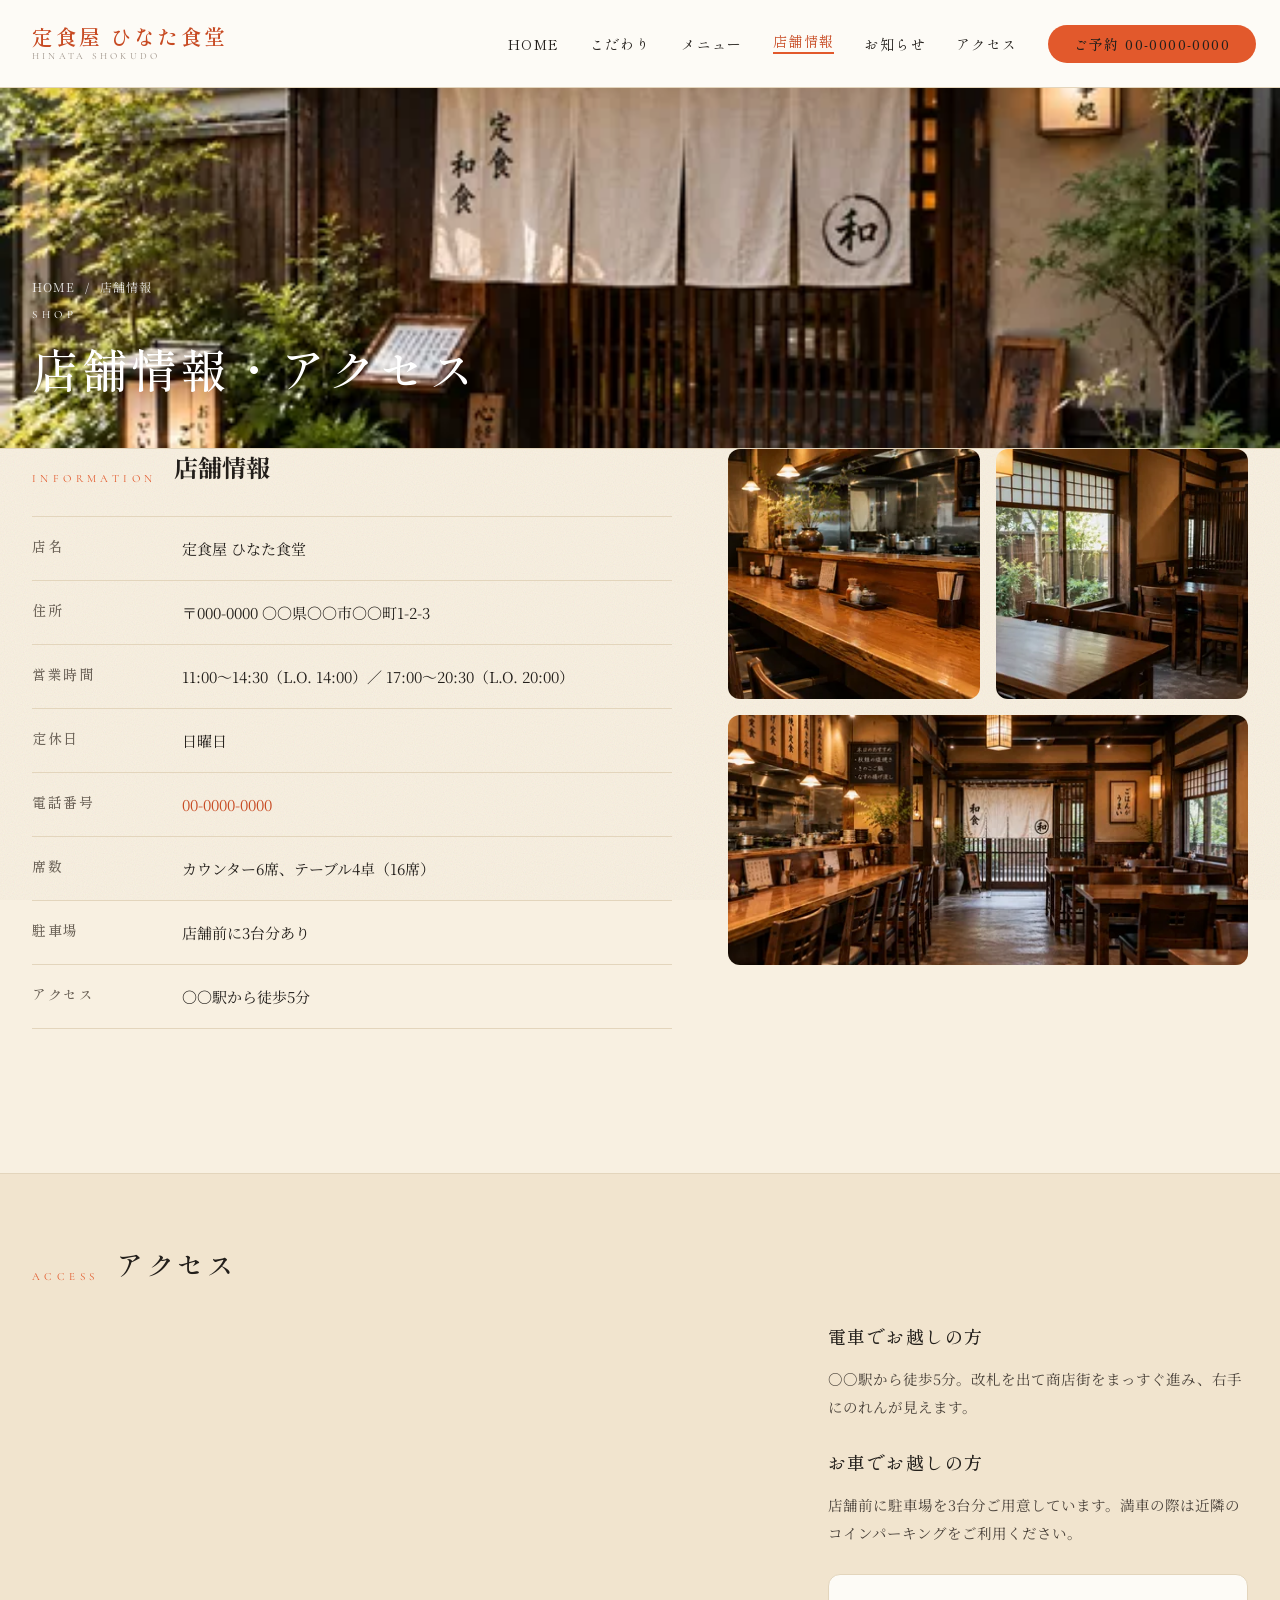
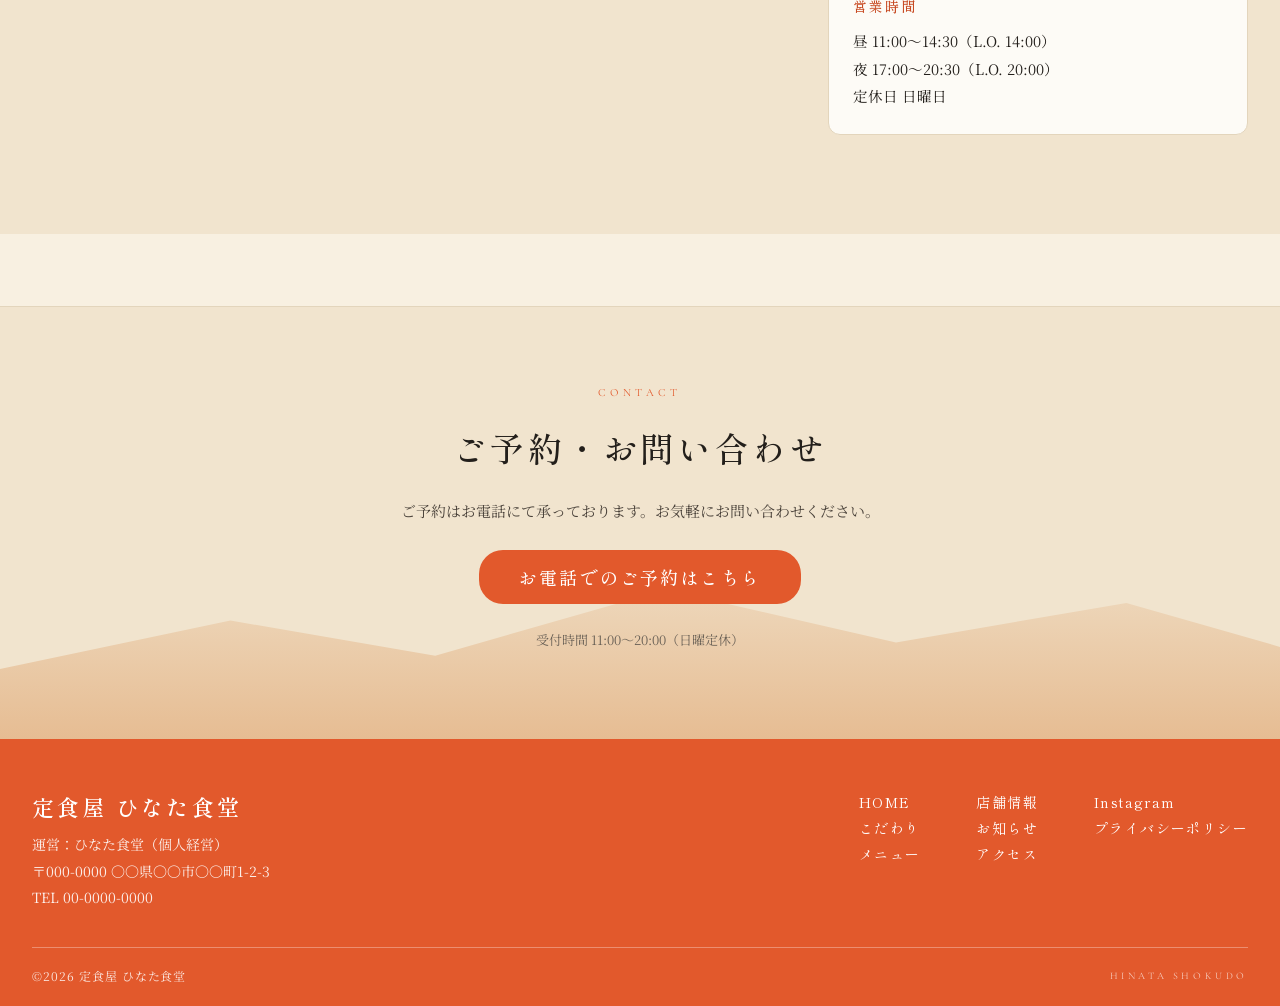
<file: shop.html>
<!DOCTYPE html>
<html lang="ja">
<head>
<meta charset="utf-8">
<meta name="viewport" content="width=device-width, initial-scale=1">
<meta name="robots" content="index,follow">
<title>店舗情報・アクセス | 定食屋 ひなた食堂</title>
<meta name="description" content="定食屋 ひなた食堂の店舗情報・アクセスページです。住所、営業時間（昼11:00〜14:30／夜17:00〜20:30）、定休日（日曜日）、電話番号、カウンター6席・テーブル4卓の席数、店舗前3台分の駐車場のご案内に加え、〇〇駅からの道順やお車でお越しの際の注意点をご紹介します。カウンター席・テーブル席・店内全景の写真も掲載していますので、ご来店前にぜひご確認ください。">
<meta property="og:title" content="店舗情報・アクセス | 定食屋 ひなた食堂">
<meta property="og:description" content="定食屋 ひなた食堂の店舗情報・アクセスのご案内です。">
<link rel="canonical" href="https://hinata-shokudo.example.com/shop.html">
<meta property="og:type" content="website">
<meta property="og:url" content="https://hinata-shokudo.example.com/shop.html">
<meta property="og:image" content="https://hinata-shokudo.example.com/images/og-shop.jpg">
<meta property="og:image:width" content="1200">
<meta property="og:image:height" content="630">
<meta property="og:site_name" content="定食屋 ひなた食堂">
<meta property="og:locale" content="ja_JP">
<meta name="twitter:card" content="summary_large_image">
<meta name="theme-color" content="#E2592C">
<link rel="icon" href="/favicon.ico" sizes="any">
<link rel="icon" type="image/png" sizes="32x32" href="/images/favicon-32.png">
<link rel="icon" type="image/png" sizes="16x16" href="/images/favicon-16.png">
<link rel="apple-touch-icon" sizes="180x180" href="/images/apple-touch-icon.png">
<link rel="manifest" href="/site.webmanifest">
<link rel="preconnect" href="https://fonts.googleapis.com">
<link rel="preconnect" href="https://fonts.gstatic.com" crossorigin>
<link href="https://fonts.googleapis.com/css2?family=Shippori+Mincho:wght@400;500;600;700&family=Noto+Serif+JP:wght@300;400;500;600&family=Cormorant+Garamond:ital,wght@0,300;0,400;0,500;1,400&display=swap" rel="stylesheet">
<link rel="stylesheet" href="styles.css">
<script type="application/ld+json">{"@context": "https://schema.org", "@type": "Restaurant", "name": "定食屋 ひなた食堂", "url": "https://hinata-shokudo.example.com/", "telephone": "+81-00-0000-0000", "servesCuisine": "定食・和食", "priceRange": "¥¥", "image": "https://hinata-shokudo.example.com/images/hero.webp", "address": {"@type": "PostalAddress", "postalCode": "000-0000", "addressRegion": "〇〇県", "addressLocality": "〇〇市", "streetAddress": "〇〇町1-2-3", "addressCountry": "JP"}, "openingHoursSpecification": [{"@type": "OpeningHoursSpecification", "dayOfWeek": ["Monday", "Tuesday", "Wednesday", "Thursday", "Friday", "Saturday"], "opens": "11:00", "closes": "14:30"}, {"@type": "OpeningHoursSpecification", "dayOfWeek": ["Monday", "Tuesday", "Wednesday", "Thursday", "Friday", "Saturday"], "opens": "17:00", "closes": "20:30"}]}</script>
<script type="application/ld+json">{"@context": "https://schema.org", "@type": "BreadcrumbList", "itemListElement": [{"@type": "ListItem", "position": 1, "name": "HOME", "item": "https://hinata-shokudo.example.com/"}, {"@type": "ListItem", "position": 2, "name": "店舗情報", "item": "https://hinata-shokudo.example.com/shop.html"}]}</script>
</head>
<body>
<div class="texture" aria-hidden="true"></div>
<div class="page">

  <header class="site-header">
    <div class="brand">
      <span class="brand__name">定食屋 ひなた食堂</span>
      <span class="brand__romaji">HINATA SHOKUDO</span>
    </div>
    <nav class="main-nav" aria-label="グローバルナビゲーション">
      <a href="index.html">HOME</a>
      <a href="kodawari.html">こだわり</a>
      <a href="menu.html">メニュー</a>
      <a href="shop.html" class="is-active" aria-current="page">店舗情報</a>
      <a href="news.html">お知らせ</a>
      <a href="#access">アクセス</a>
      <a href="tel:00-0000-0000" class="btn-reserve">ご予約 00-0000-0000</a>
    </nav>
  </header>

  <div class="mobile-header">
    <div class="mobile-header__brand">
      <span class="mobile-header__brand-name">定食屋 ひなた食堂</span>
    </div>
    <div class="mobile-header__bar">
      <button type="button" class="menu-toggle" aria-expanded="false" aria-controls="mobile-nav">
        <span class="menu-toggle__icon" aria-hidden="true"><span></span><span></span><span></span></span>
        <span class="menu-toggle__label">メニュー</span>
      </button>
      <div class="mobile-reserve-wrap">
        <button type="button" class="mobile-reserve" aria-expanded="false" aria-controls="mobile-reserve-popover">
          <svg class="mobile-reserve__icon" aria-hidden="true" width="18" height="18" viewBox="0 0 24 24" fill="none" stroke="currentColor" stroke-width="1.6" stroke-linecap="round" stroke-linejoin="round"><path d="M6 2v7a2 2 0 0 0 4 0V2M8 9v13M16 2c-1.2 1.6-1.8 3.4-1.8 5.5S14.8 11 16 12v10"/></svg>
          <span>ご予約</span>
        </button>
        <div id="mobile-reserve-popover" class="mobile-reserve-popover" hidden>
          <span class="mobile-reserve-popover__label">お電話でのご予約</span>
          <a href="tel:00-0000-0000">
            <svg aria-hidden="true" width="16" height="16" viewBox="0 0 24 24" fill="none" stroke="currentColor" stroke-width="1.8" stroke-linecap="round" stroke-linejoin="round"><path d="M22 16.92v3a2 2 0 0 1-2.18 2 19.79 19.79 0 0 1-8.63-3.07 19.5 19.5 0 0 1-6-6 19.79 19.79 0 0 1-3.07-8.67A2 2 0 0 1 4.11 2h3a2 2 0 0 1 2 1.72c.127.96.361 1.903.7 2.81a2 2 0 0 1-.45 2.11L8.09 9.91a16 16 0 0 0 6 6l1.27-1.27a2 2 0 0 1 2.11-.45c.907.339 1.85.573 2.81.7A2 2 0 0 1 22 16.92z"/></svg>
            <span>00-0000-0000</span>
          </a>
        </div>
      </div>
    </div>
  </div>
  <nav id="mobile-nav" class="mobile-nav" aria-label="モバイルナビゲーション" hidden>
    <a href="index.html">HOME</a>
    <a href="kodawari.html">こだわり</a>
    <a href="menu.html">メニュー</a>
    <a href="shop.html" class="is-active" aria-current="page">店舗情報</a>
    <a href="news.html">お知らせ</a>
    <a href="#access">アクセス</a>
    <a href="tel:00-0000-0000" class="mobile-nav__tel">お電話でのご予約<span>00-0000-0000</span></a>
  </nav>
  <div class="mobile-nav-backdrop"></div>

  <section class="page-hero">
    <div class="page-hero__media">
      <div class="img-slot img-slot--dark" role="img" aria-label="ページヘッダー写真（店舗外観・のれん／横長）">
        <img src="images/shop-hero.webp" alt="ページヘッダー写真（店舗外観・のれん／横長）" fetchpriority="high" onerror="this.remove()">
        <svg width="28" height="28" viewBox="0 0 24 24" fill="none" stroke="currentColor" stroke-width="1.6" stroke-linecap="round" stroke-linejoin="round"><rect x="3" y="3" width="18" height="18" rx="2"/><circle cx="8.5" cy="8.5" r="1.5"/><path d="m21 15-5-5L5 21"/></svg>
        <span class="img-slot__caption">ページヘッダー写真（店舗外観・のれん／横長）</span>
      </div>
    </div>
    <div class="page-hero__scrim"></div>
    <div class="page-hero__content">
      <nav class="breadcrumb" aria-label="パンくずリスト">
        <a href="index.html">HOME</a><span>/</span><span>店舗情報</span>
      </nav>
      <span class="page-hero__eyebrow">SHOP</span>
      <h1 class="page-hero__title">店舗情報・アクセス</h1>
    </div>
  </section>

  <main>
    <section class="section--plain section--top" aria-labelledby="info-heading" style="border-top:1px solid var(--color-border)">
      <div class="info-section">
        <div class="info-section__col">
          <div class="section-head__label-group">
            <span class="eyebrow">INFORMATION</span>
            <h2 id="info-heading">店舗情報</h2>
          </div>
          <dl class="info-table">
            <dt>店名</dt>
            <dd>定食屋 ひなた食堂</dd>
            <dt>住所</dt>
            <dd>〒000-0000 〇〇県〇〇市〇〇町1-2-3</dd>
            <dt>営業時間</dt>
            <dd>11:00〜14:30（L.O. 14:00）／ 17:00〜20:30（L.O. 20:00）</dd>
            <dt>定休日</dt>
            <dd>日曜日</dd>
            <dt>電話番号</dt>
            <dd><a href="tel:00-0000-0000">00-0000-0000</a></dd>
            <dt>席数</dt>
            <dd>カウンター6席、テーブル4卓（16席）</dd>
            <dt>駐車場</dt>
            <dd>店舗前に3台分あり</dd>
            <dt>アクセス</dt>
            <dd>〇〇駅から徒歩5分</dd>
          </dl>
        </div>
        <div class="photo-grid">
          <div class="photo-tile">
            <div class="img-slot" role="img" aria-label="カウンター席の写真">
              <img src="images/shop-counter.webp" alt="カウンター席の写真" loading="lazy" onerror="this.remove()">
              <svg width="22" height="22" viewBox="0 0 24 24" fill="none" stroke="currentColor" stroke-width="1.6" stroke-linecap="round" stroke-linejoin="round"><rect x="3" y="3" width="18" height="18" rx="2"/><circle cx="8.5" cy="8.5" r="1.5"/><path d="m21 15-5-5L5 21"/></svg>
              <span class="img-slot__caption">カウンター席の写真</span>
            </div>
          </div>
          <div class="photo-tile">
            <div class="img-slot" role="img" aria-label="テーブル席の写真">
              <img src="images/shop-table.webp" alt="テーブル席の写真" loading="lazy" onerror="this.remove()">
              <svg width="22" height="22" viewBox="0 0 24 24" fill="none" stroke="currentColor" stroke-width="1.6" stroke-linecap="round" stroke-linejoin="round"><rect x="3" y="3" width="18" height="18" rx="2"/><circle cx="8.5" cy="8.5" r="1.5"/><path d="m21 15-5-5L5 21"/></svg>
              <span class="img-slot__caption">テーブル席の写真</span>
            </div>
          </div>
          <div class="photo-tile photo-tile--wide">
            <div class="img-slot" role="img" aria-label="店内全景・のれんの写真（横長）">
              <img src="images/shop-interior.webp" alt="店内全景・のれんの写真（横長）" loading="lazy" onerror="this.remove()">
              <svg width="22" height="22" viewBox="0 0 24 24" fill="none" stroke="currentColor" stroke-width="1.6" stroke-linecap="round" stroke-linejoin="round"><rect x="3" y="3" width="18" height="18" rx="2"/><circle cx="8.5" cy="8.5" r="1.5"/><path d="m21 15-5-5L5 21"/></svg>
              <span class="img-slot__caption">店内全景・のれんの写真（横長）</span>
            </div>
          </div>
        </div>
      </div>
    </section>

    <section id="access" class="section--band" aria-labelledby="access-heading">
      <div class="section-head">
        <div class="section-head__label-group">
          <span class="eyebrow">ACCESS</span>
          <h2 id="access-heading">アクセス</h2>
        </div>
      </div>
      <div class="access-grid">
        <div class="access-map">
          <!-- サンプル地点（東京駅）を仮設定。実際の住所が決まり次第、q= の値を差し替えてください -->
          <iframe
            src="https://www.google.com/maps?q=%E6%9D%B1%E4%BA%AC%E9%A7%85&output=embed"
            title="店舗アクセスマップ（サンプル地点）"
            loading="lazy"
            referrerpolicy="no-referrer-when-downgrade"
          ></iframe>
        </div>
        <div class="access-detail">
          <div class="access-detail__item">
            <h3>電車でお越しの方</h3>
            <p>〇〇駅から徒歩5分。改札を出て商店街をまっすぐ進み、右手にのれんが見えます。</p>
          </div>
          <div class="access-detail__item">
            <h3>お車でお越しの方</h3>
            <p>店舗前に駐車場を3台分ご用意しています。満車の際は近隣のコインパーキングをご利用ください。</p>
          </div>
          <div class="access-hours">
            <span class="access-hours__label">営業時間</span>
            <p>昼 11:00〜14:30（L.O. 14:00）<br>夜 17:00〜20:30（L.O. 20:00）<br>定休日 日曜日</p>
          </div>
        </div>
      </div>
    </section>

    <section class="contact-section" aria-labelledby="contact-heading">
      <div class="contact-section__ridge"></div>
      <div class="contact-section__inner">
        <span class="eyebrow">CONTACT</span>
        <h2 id="contact-heading">ご予約・お問い合わせ</h2>
        <p>ご予約はお電話にて承っております。お気軽にお問い合わせください。</p>
        <div class="tel-reveal">
          <button type="button" class="btn-call tel-reveal__trigger" aria-expanded="false">お電話でのご予約はこちら</button>
          <div class="tel-reveal__popover" hidden>
            <span class="tel-reveal__label">お電話でのご予約</span>
            <a href="tel:00-0000-0000" class="tel-reveal__link">
              <svg aria-hidden="true" width="18" height="18" viewBox="0 0 24 24" fill="none" stroke="currentColor" stroke-width="1.8" stroke-linecap="round" stroke-linejoin="round"><path d="M22 16.92v3a2 2 0 0 1-2.18 2 19.79 19.79 0 0 1-8.63-3.07 19.5 19.5 0 0 1-6-6 19.79 19.79 0 0 1-3.07-8.67A2 2 0 0 1 4.11 2h3a2 2 0 0 1 2 1.72c.127.96.361 1.903.7 2.81a2 2 0 0 1-.45 2.11L8.09 9.91a16 16 0 0 0 6 6l1.27-1.27a2 2 0 0 1 2.11-.45c.907.339 1.85.573 2.81.7A2 2 0 0 1 22 16.92z"/></svg>
              <span>00-0000-0000</span>
            </a>
          </div>
        </div>
        <span class="contact-section__hours">受付時間 11:00〜20:00（日曜定休）</span>
      </div>
    </section>
  </main>

  <footer class="site-footer">
    <div class="site-footer__top">
      <div class="site-footer__brand">
        <span class="site-footer__brand-name">定食屋 ひなた食堂</span>
        <p class="site-footer__address">運営：ひなた食堂（個人経営）<br>〒000-0000 〇〇県〇〇市〇〇町1-2-3<br>TEL 00-0000-0000</p>
      </div>
      <div class="site-footer__nav-group">
        <nav class="site-footer__nav" aria-label="フッターナビゲーション1">
          <a href="index.html">HOME</a>
          <a href="kodawari.html">こだわり</a>
          <a href="menu.html">メニュー</a>
        </nav>
        <nav class="site-footer__nav" aria-label="フッターナビゲーション2">
          <a href="shop.html">店舗情報</a>
          <a href="news.html">お知らせ</a>
          <a href="#access">アクセス</a>
        </nav>
        <nav class="site-footer__nav" aria-label="フッターナビゲーション3">
          <a href="https://instagram.com/hinata_shokudo">Instagram</a>
          <a href="privacy-policy.html">プライバシーポリシー</a>
        </nav>
      </div>
    </div>
    <div class="site-footer__bottom">
      <span class="site-footer__copyright">©2026 定食屋 ひなた食堂</span>
      <span class="site-footer__romaji">HINATA SHOKUDO</span>
    </div>
  </footer>

</div>
<script src="script.js" defer></script>
</body>
</html>
</file>
<file: styles.css>
:root{
  --color-primary:#E2592C;
  --color-primary-dark:#C74A22;
  --color-secondary:#D98C4A;
  --color-bg:#F1E4CE;
  --color-bg-light:#F8F0E1;
  --color-surface:#FDFBF6;
  --color-text:#231F1B;
  --color-text-body:#4a423a;
  --color-text-muted:#6b6257;
  --color-text-faint:#9C9187;
  --color-border:#E3D5BC;
  --font-mincho:"Shippori Mincho","Noto Serif JP","Hiragino Mincho ProN",serif;
  --font-serif:"Noto Serif JP","Hiragino Mincho ProN",serif;
  --font-garamond:"Cormorant Garamond","EB Garamond",serif;
}
*{box-sizing:border-box}
html{-webkit-text-size-adjust:100%}
body{
  margin:0;
  background:var(--color-bg-light);
  font-family:var(--font-serif);
  color:var(--color-text);
  -webkit-font-smoothing:antialiased;
}
a{color:var(--color-primary-dark);text-decoration:none}
a:hover{color:var(--color-primary)}
img{max-width:100%;display:block}
h1,h2,h3,p,dl,dd{margin:0}

.texture{
  position:fixed;
  inset:0;
  z-index:0;
  opacity:.4;
  pointer-events:none;
  mix-blend-mode:multiply;
  background-image:url('data:image/svg+xml;utf8,<svg xmlns=%22http://www.w3.org/2000/svg%22 width=%22140%22 height=%22140%22><filter id=%22n%22><feTurbulence type=%22fractalNoise%22 baseFrequency=%220.9%22 numOctaves=%222%22/></filter><rect width=%22140%22 height=%22140%22 filter=%22url(%23n)%22 opacity=%220.26%22/></svg>');
}
.page{position:relative;z-index:1}

/* ── Image placeholder ─────────────────────────────────────────── */
.img-slot{
  position:relative;
  width:100%;
  height:100%;
  display:flex;
  flex-direction:column;
  align-items:center;
  justify-content:center;
  gap:10px;
  text-align:center;
  padding:16px;
  background:repeating-linear-gradient(135deg,#EFE2C9 0 9px,#E6D7B9 9px 18px);
  color:var(--color-text-faint);
}
.img-slot img{
  position:absolute;
  inset:0;
  z-index:1;
  width:100%;
  height:100%;
  object-fit:cover;
}
.img-slot svg{opacity:.55}
.img-slot__caption{
  font:400 12px/1.6 var(--font-serif);
  letter-spacing:.04em;
  max-width:230px;
}
.img-slot--dark{color:rgba(255,255,255,.92)}
.img-slot--dark .img-slot__caption{color:rgba(255,255,255,.92)}

/* ── Header ─────────────────────────────────────────────────────── */
.site-header{
  position:sticky;
  top:0;
  z-index:50;
  display:flex;
  align-items:center;
  justify-content:space-between;
  min-height:88px;
  padding:14px 24px 14px 32px;
  background:var(--color-surface);
  border-bottom:1px solid var(--color-border);
  flex-wrap:wrap;
  gap:16px;
}
.brand{display:flex;flex-direction:column;gap:5px}
.brand__name{font:600 21px/1 var(--font-mincho);color:var(--color-primary-dark);letter-spacing:.12em}
.brand__romaji{font:400 9.5px/1 var(--font-garamond);color:var(--color-text-faint);letter-spacing:.34em}

.main-nav{
  display:flex;
  align-items:center;
  flex-wrap:wrap;
  gap:22px 30px;
  font:400 14px/1 var(--font-mincho);
  color:var(--color-text);
  letter-spacing:.1em;
}
.main-nav a{color:var(--color-text)}
.main-nav a.is-active{
  color:var(--color-primary-dark);
  padding-bottom:4px;
  border-bottom:2px solid var(--color-primary);
}
.btn-reserve{
  display:inline-flex;
  align-items:center;
  padding:12px 26px;
  border-radius:24px;
  background:var(--color-primary);
  color:#fff;
  font:500 14px/1 var(--font-mincho);
  letter-spacing:.1em;
  transition:background .15s;
}
.btn-reserve:hover{background:var(--color-primary-dark);color:#fff}

/* ── Mobile header (shown only ≤767px; see media query below) ────────
   Split fixed bar: left = surface + hamburger + "メニュー",
   right = primary + fork icon + "ご予約". Logo sits in its own row,
   independent from the split bar, per DESIGN.md §6. ────────────────── */
.mobile-header{display:none}
.mobile-header__brand{
  display:flex;align-items:center;
  height:40px;padding:0 20px;
  background:var(--color-surface);
  border-bottom:1px solid var(--color-border);
}
.mobile-header__brand-name{
  font:600 15px/1 var(--font-mincho);
  color:var(--color-primary-dark);
  letter-spacing:.1em;
}
.mobile-header__bar{
  display:grid;grid-template-columns:1fr 1fr;
  height:56px;
  border-bottom:1px solid var(--color-border);
}
.menu-toggle{
  display:flex;align-items:center;justify-content:center;gap:10px;
  height:100%;border:0;padding:0;
  background:var(--color-surface);
  color:var(--color-text);
  font:400 13.5px/1 var(--font-mincho);letter-spacing:.1em;
  -webkit-tap-highlight-color:transparent;
}
.menu-toggle__icon{display:flex;flex-direction:column;justify-content:space-between;width:20px;height:14px}
.menu-toggle__icon span{display:block;height:2px;width:100%;background:var(--color-text);transition:transform .2s,opacity .2s}
.menu-toggle[aria-expanded="true"] .menu-toggle__icon span:nth-child(1){transform:translateY(6px) rotate(45deg)}
.menu-toggle[aria-expanded="true"] .menu-toggle__icon span:nth-child(2){opacity:0}
.menu-toggle[aria-expanded="true"] .menu-toggle__icon span:nth-child(3){transform:translateY(-6px) rotate(-45deg)}
.mobile-reserve-wrap{position:relative;height:100%}
.mobile-reserve{
  display:flex;align-items:center;justify-content:center;gap:10px;
  width:100%;height:100%;border:0;padding:0;
  background:var(--color-primary);
  color:#fff;
  font:500 13.5px/1 var(--font-mincho);letter-spacing:.1em;
  cursor:pointer;
  -webkit-tap-highlight-color:transparent;
}
.mobile-reserve__icon{color:#fff}

.mobile-reserve-popover{
  display:none;
  position:absolute;top:calc(100% + 8px);right:0;
  z-index:60;
  min-width:230px;
  padding:16px;
  background:var(--color-surface);
  border:1px solid var(--color-border);
  border-radius:12px;
}
.mobile-reserve-popover:not([hidden]){display:flex;flex-direction:column;align-items:center}
.mobile-reserve-popover__label{
  display:block;margin-bottom:10px;
  font:400 12px/1.6 var(--font-serif);color:var(--color-text-muted);letter-spacing:.04em;
}
.mobile-reserve-popover a{
  display:flex;align-items:center;justify-content:center;gap:10px;
  width:100%;padding:14px 20px;border-radius:24px;
  background:var(--color-primary);color:#fff;
  font:500 16px/1 var(--font-garamond);letter-spacing:.04em;
  transition:background .15s;
}
.mobile-reserve-popover a:hover{background:var(--color-primary-dark);color:#fff}

/* ── Mobile off-canvas nav panel ──────────────────────────────────── */
.mobile-nav{
  display:none;
  position:fixed;left:0;right:0;top:96px;
  z-index:45;
  flex-direction:column;
  max-height:calc(100vh - 96px);
  overflow-y:auto;
  background:var(--color-surface);
  border-bottom:1px solid var(--color-border);
  padding:8px 20px 28px;
}
.mobile-nav:not([hidden]){display:flex}
.mobile-nav a{
  padding:16px 4px;
  border-top:1px solid var(--color-border);
  font:400 16px/1 var(--font-mincho);
  color:var(--color-text);letter-spacing:.08em;
}
.mobile-nav a.is-active{color:var(--color-primary-dark)}
.mobile-nav__tel{
  display:flex;align-items:baseline;gap:10px;
  margin-top:20px;padding:16px 22px !important;
  border-top:0 !important;
  border-radius:24px;
  background:var(--color-primary);color:#fff !important;
  font:500 15px/1 var(--font-mincho) !important;
  justify-content:center;
}
.mobile-nav__tel span{font:400 15px/1 var(--font-garamond)}
.mobile-nav-backdrop{
  display:none;
  position:fixed;inset:0;z-index:44;
  background:rgba(35,31,27,.4);
}
body.nav-open .mobile-nav-backdrop{display:block}
@media (prefers-reduced-motion: reduce){
  .menu-toggle__icon span{transition:none}
}

/* ── Page header / sub-page hero ──────────────────────────────────── */
.page-hero{
  position:relative;
  height:360px;
  overflow:hidden;
  background:var(--color-bg);
}
.page-hero__media{position:absolute;inset:0}
.page-hero__scrim{
  position:absolute;inset:0;pointer-events:none;
  background:linear-gradient(to right,rgba(35,31,27,.58),rgba(35,31,27,.18));
}
.page-hero__content{
  position:relative;
  z-index:1;
  height:100%;
  display:flex;
  flex-direction:column;
  justify-content:flex-end;
  gap:16px;
  padding:0 32px 48px;
}
.breadcrumb{
  display:flex;align-items:center;gap:10px;
  font:400 12px/1 var(--font-serif);
  color:rgba(255,255,255,.85);
  letter-spacing:.08em;
}
.breadcrumb a{color:rgba(255,255,255,.85)}
.breadcrumb a:hover{color:#fff}
.page-hero__eyebrow{
  font:400 11px/1 var(--font-garamond);
  color:#fff;
  letter-spacing:.42em;
}
.page-hero__title{
  font:500 clamp(30px,5vw,46px)/1.4 var(--font-mincho);
  color:#fff;
  letter-spacing:.08em;
}

/* ── Home hero (split layout) ─────────────────────────────────────── */
.home-hero{
  position:relative;
  display:grid;
  grid-template-columns:1fr 1fr;
  align-items:center;
  min-height:560px;
  max-width:1440px;
  margin:0 auto;
}
.home-hero__content{
  padding:88px 56px 80px 32px;
  display:flex;
  flex-direction:column;
  justify-content:center;
  gap:28px;
}
.home-hero__badge{
  display:inline-flex;
  align-self:flex-start;
  padding:6px 14px;
  background:var(--color-primary);
  color:#fff;
  font:500 12px/1 var(--font-mincho);
  letter-spacing:.18em;
}
.home-hero__title{
  font:500 clamp(30px,4.2vw,48px)/1.42 var(--font-mincho);
  color:var(--color-text);
  letter-spacing:.06em;
}
.home-hero__lead{font:400 17px/1.9 var(--font-serif);color:var(--color-text-body);letter-spacing:.02em}
.home-hero__actions{display:flex;align-items:center;flex-wrap:wrap;gap:20px;padding-top:6px}
.home-hero__hours{font:400 13px/1.8 var(--font-serif);color:var(--color-text-muted)}
.home-hero__media{position:relative;height:340px;margin:0 56px 0 0;border-radius:12px;overflow:hidden}
.home-hero__media img{object-position:62% center}
.btn-pill{
  display:inline-flex;align-items:center;
  padding:14px 30px;border-radius:24px;
  background:var(--color-primary);color:#fff;
  font:500 15px/1 var(--font-mincho);letter-spacing:.1em;
  transition:background .15s;
}
.btn-pill:hover{background:var(--color-primary-dark);color:#fff}

/* ── Shared section layout ────────────────────────────────────────── */
.section{padding:72px 32px 0;max-width:1440px;margin:0 auto}
.section--band{
  margin-top:72px;
  padding:72px 32px;
  background:var(--color-bg);
  border-top:1px solid var(--color-border);
}
.section--plain{padding:72px 32px;max-width:1440px;margin:0 auto}
.section--plain.section--top{padding-top:0}
.section-head{
  display:flex;
  align-items:flex-end;
  justify-content:space-between;
  flex-wrap:wrap;
  gap:16px 24px;
  margin:0 0 40px;
}
.section-head__label-group{display:flex;align-items:flex-end;gap:18px;flex-wrap:wrap}
.eyebrow{
  font:400 11px/1 var(--font-garamond);
  color:var(--color-primary);
  letter-spacing:.4em;
}
.section-head h2{
  font:500 28px/1.3 var(--font-mincho);
  color:var(--color-text);
  letter-spacing:.08em;
}
.section-head__note{font:400 13px/1.8 var(--font-serif);color:var(--color-text-muted)}
.note{margin:28px 0 0;font:400 13px/1.9 var(--font-serif);color:var(--color-text-muted)}

.tag-row{display:flex;flex-wrap:wrap;gap:12px;padding-top:8px}
.tag{
  padding:9px 20px;
  border:1px solid var(--color-border);
  border-radius:24px;
  background:var(--color-surface);
  font:400 14px/1 var(--font-mincho);
  color:var(--color-text);
  letter-spacing:.12em;
}

/* ── Menu cards (horizontal, used on the Menu page) ───────────────── */
.menu-grid{
  display:grid;
  grid-template-columns:repeat(2,1fr);
  gap:32px 28px;
  padding-bottom:56px;
}
.menu-card{
  display:grid;
  grid-template-columns:260px 1fr;
  gap:24px;
  align-items:center;
  padding:22px;
  background:var(--color-surface);
  border:1px solid var(--color-border);
  border-radius:12px;
}
.menu-card__media{position:relative;height:210px;border-radius:8px;overflow:hidden}
.menu-card__body{display:flex;flex-direction:column;gap:12px}
.menu-card__no{font:400 10px/1 var(--font-garamond);color:var(--color-text-faint);letter-spacing:.3em}
.menu-card__name{font:500 21px/1.5 var(--font-mincho);color:var(--color-text);letter-spacing:.06em}
.menu-card__desc{font:400 14.5px/1.9 var(--font-serif);color:var(--color-text-body)}
.menu-card__price{font:600 24px/1 var(--font-mincho);color:var(--color-primary-dark)}

/* ── Promo cards (vertical, used on the Home page) ────────────────── */
.promo-grid{display:grid;grid-template-columns:repeat(4,1fr);gap:24px}
.promo-card{
  display:flex;flex-direction:column;
  background:var(--color-surface);
  border:1px solid var(--color-border);
  border-radius:12px;
  overflow:hidden;
}
.promo-card__media{position:relative;height:196px}
.promo-card__body{padding:22px 22px 26px;display:flex;flex-direction:column;gap:12px;flex:1}
.promo-card__no{font:400 10px/1 var(--font-garamond);color:var(--color-text-faint);letter-spacing:.3em}
.promo-card__name{font:500 19px/1.5 var(--font-mincho);color:var(--color-text);letter-spacing:.06em}
.promo-card__desc{font:400 13.5px/1.85 var(--font-serif);color:var(--color-text-body);flex:1}
.promo-card__price{font:600 20px/1 var(--font-mincho);color:var(--color-primary-dark)}

/* ── Media / press cards (Home #media) ────────────────────────────── */
.media-grid{display:grid;grid-template-columns:repeat(3,1fr);gap:28px}
.media-card{
  display:grid;grid-template-columns:150px 1fr;gap:20px;align-items:center;
  padding:20px;background:var(--color-surface);border:1px solid var(--color-border);
  border-radius:12px;color:var(--color-text);transition:border-color .15s;
}
.media-card:hover{border-color:var(--color-primary);color:var(--color-text)}
.media-card__thumb{position:relative;height:112px;border-radius:8px;overflow:hidden}
.media-card__body{display:flex;flex-direction:column;gap:10px}
.media-card__no{font:400 10px/1 var(--font-garamond);color:var(--color-text-faint);letter-spacing:.3em}
.media-card__title{font:500 16px/1.5 var(--font-mincho);letter-spacing:.04em;color:var(--color-text)}
.media-card__desc{font:400 13px/1.8 var(--font-serif);color:var(--color-text-body)}

/* ── A la carte (Menu page) ───────────────────────────────────────── */
.alacarte{display:grid;grid-template-columns:1fr 400px;gap:56px;align-items:start}
.alacarte__list{display:flex;flex-direction:column;gap:32px}
.price-list{display:grid;grid-template-columns:1fr auto;column-gap:24px}
.price-list dt,.price-list dd{
  padding:15px 0;border-top:1px solid var(--color-border);
  font:400 16px/1.6 var(--font-mincho);letter-spacing:.06em;
}
.price-list dt{color:var(--color-text)}
.price-list dd{font-weight:600;color:var(--color-primary-dark)}
.price-list dt:last-of-type,.price-list dd:last-of-type{border-bottom:1px solid var(--color-border)}
.alacarte__media{position:relative;height:440px;border-radius:12px;overflow:hidden}

/* ── Concept (Kodawari) ───────────────────────────────────────────── */
.concept{display:grid;grid-template-columns:360px 1fr;gap:56px}
.concept--home{grid-template-columns:280px 1fr;gap:48px}
.concept__aside{display:flex;flex-direction:column;gap:18px}
.concept__aside h2{font:500 28px/1.55 var(--font-mincho);color:var(--color-text);letter-spacing:.08em}
.concept__divider{width:56px;height:2px;background:var(--color-primary)}
.concept__body{display:flex;flex-direction:column;gap:26px;max-width:900px}
.concept__body p{font:400 16px/1.95 var(--font-serif);color:var(--color-text)}

/* ── Care / three commitments (Kodawari) ──────────────────────────── */
.care-grid{display:grid;grid-template-columns:repeat(3,1fr);gap:32px}
.care-card{display:flex;flex-direction:column;gap:20px}
.care-card__media{position:relative;height:280px;border-radius:12px;overflow:hidden}
.care-card__head{display:flex;align-items:baseline;gap:14px}
.care-card__no{font:400 12px/1 var(--font-garamond);color:var(--color-primary);letter-spacing:.28em}
.care-card__title{font:500 21px/1.5 var(--font-mincho);color:var(--color-text);letter-spacing:.06em}
.care-card__desc{font:400 14.5px/1.9 var(--font-serif);color:var(--color-text-body)}

/* ── Owner message (Kodawari) ─────────────────────────────────────── */
.owner-section{display:grid;grid-template-columns:560px 1fr;gap:72px;align-items:center}
.owner-section__media{position:relative;height:520px;border-radius:12px;overflow:hidden}
.owner-section__body{display:flex;flex-direction:column;gap:28px}
.owner-section__body h2{font:500 30px/1.6 var(--font-mincho);color:var(--color-text);letter-spacing:.08em}
.owner-section__body p{font:400 16px/1.95 var(--font-serif);color:var(--color-text)}
.owner-section__signature{font:400 14px/1 var(--font-mincho);color:var(--color-text-muted);letter-spacing:.14em}

/* ── Shop info table + photos ──────────────────────────────────────── */
.info-section{display:grid;grid-template-columns:1fr 520px;gap:56px;align-items:start}
.info-section__col{display:flex;flex-direction:column;gap:32px}
.info-table{display:grid;grid-template-columns:150px 1fr}
.info-table dt{
  padding:18px 0;border-top:1px solid var(--color-border);
  font:500 14px/1.7 var(--font-mincho);color:var(--color-text-muted);letter-spacing:.12em;
}
.info-table dd{
  padding:18px 0;border-top:1px solid var(--color-border);
  font:400 15px/1.8 var(--font-serif);color:var(--color-text);
}
.info-table dt:last-of-type,.info-table dd:last-of-type{border-bottom:1px solid var(--color-border)}
.photo-grid{display:grid;grid-template-columns:1fr 1fr;gap:16px}
.photo-tile{position:relative;height:250px;border-radius:12px;overflow:hidden}
.photo-tile--wide{grid-column:1 / -1}

/* ── Access (Shop page) ───────────────────────────────────────────── */
.access-grid{display:grid;grid-template-columns:1fr 420px;gap:56px;align-items:start}
.access-map{position:relative;height:440px;border-radius:12px;overflow:hidden}
.access-map iframe{position:absolute;inset:0;width:100%;height:100%;border:0}
.access-map--home{height:452px}
.access-detail{display:flex;flex-direction:column;gap:28px}
.access-detail__item{display:flex;flex-direction:column;gap:14px}
.access-detail__item h3{font:500 18px/1.6 var(--font-mincho);color:var(--color-text);letter-spacing:.08em}
.access-detail__item p{font:400 14.5px/1.9 var(--font-serif);color:var(--color-text-body)}
.access-hours{
  display:flex;flex-direction:column;gap:14px;padding:24px;
  background:var(--color-surface);border:1px solid var(--color-border);border-radius:12px;
}
.access-hours__label{font:500 14px/1 var(--font-mincho);color:var(--color-primary-dark);letter-spacing:.14em}
.access-hours p{font:400 14.5px/1.9 var(--font-serif);color:var(--color-text)}

/* ── News ──────────────────────────────────────────────────────────── */
.filter-tags{display:flex;align-items:center;flex-wrap:wrap;gap:12px;margin:0 0 40px}
.filter-tag{
  padding:9px 22px;border-radius:24px;border:1px solid var(--color-border);
  background:var(--color-surface);font:400 13.5px/1 var(--font-mincho);
  color:var(--color-text);letter-spacing:.12em;
}
.filter-tag.is-active{background:var(--color-primary);border-color:var(--color-primary);color:#fff}
.featured-article{
  display:grid;grid-template-columns:480px 1fr;gap:44px;align-items:center;
  margin:0 0 56px;padding:28px;background:var(--color-surface);
  border:1px solid var(--color-border);border-radius:12px;
}
.featured-article__media{position:relative;height:300px;border-radius:8px;overflow:hidden}
.featured-article__body{display:flex;flex-direction:column;gap:18px}
.featured-article__meta{display:flex;align-items:center;gap:16px}
.featured-article__date{font:400 12px/1 var(--font-garamond);color:var(--color-text-faint);letter-spacing:.24em}
.featured-article__tag{padding:5px 12px;background:var(--color-primary);color:#fff;font:500 11px/1 var(--font-mincho);letter-spacing:.14em}
.featured-article__title{font:500 26px/1.6 var(--font-mincho);color:var(--color-text);letter-spacing:.06em;word-break:keep-all}
.featured-article__body p{font:400 15px/1.9 var(--font-serif);color:var(--color-text-body)}
.featured-article__link{
  align-self:flex-start;font:500 14px/1 var(--font-mincho);letter-spacing:.14em;
  padding-bottom:6px;border-bottom:1px solid var(--color-primary);
}
.news-list{display:flex;flex-direction:column}
.news-row{
  display:grid;grid-template-columns:110px 130px 1fr auto;gap:20px;align-items:center;
  padding:24px 8px;border-top:1px solid var(--color-border);color:var(--color-text);
  transition:background .15s;
}
.news-row:last-child{border-bottom:1px solid var(--color-border)}
.news-row:hover{background:var(--color-surface);color:var(--color-text)}
.news-row__date{font:400 12px/1 var(--font-garamond);color:var(--color-text-faint);letter-spacing:.24em}
.news-row__tag{
  justify-self:start;padding:5px 12px;border:1px solid var(--color-border);
  font:400 11px/1 var(--font-mincho);color:var(--color-text-muted);letter-spacing:.14em;
}
.news-row__title{font:400 16px/1.7 var(--font-mincho);letter-spacing:.04em}
.news-row__cta{font:400 13px/1 var(--font-garamond);color:var(--color-primary-dark);letter-spacing:.2em}
.pagination{display:flex;align-items:center;justify-content:center;gap:12px;margin:56px 0 0}
.pagination__item{
  width:40px;height:40px;border-radius:50%;display:flex;align-items:center;justify-content:center;
  font:500 14px/1 var(--font-garamond);border:1px solid var(--color-border);
  background:var(--color-surface);color:var(--color-text);transition:border-color .15s;
}
.pagination__item.is-active{background:var(--color-primary);border-color:var(--color-primary);color:#fff}
.pagination__item:hover{border-color:var(--color-primary)}
.pagination__next{margin-left:8px;font:400 12px/1 var(--font-garamond);color:var(--color-text-muted);letter-spacing:.24em}

/* ── Contact ───────────────────────────────────────────────────────── */
.contact-section{
  position:relative;
  margin-top:72px;
  padding:80px 32px 88px;
  background:var(--color-bg);
  border-top:1px solid var(--color-border);
  overflow:hidden;
}
.contact-section__ridge{
  position:absolute;left:0;right:0;bottom:0;height:220px;
  pointer-events:none;
  background:linear-gradient(to top,var(--color-secondary),rgba(241,228,206,0));
  clip-path:polygon(0 68%,18% 46%,34% 62%,52% 32%,70% 56%,88% 38%,100% 58%,100% 100%,0 100%);
  opacity:.45;
}
.contact-section__inner{
  position:relative;
  display:flex;flex-direction:column;align-items:center;gap:24px;text-align:center;
}
.contact-section h2{font:500 clamp(26px,4vw,34px)/1.5 var(--font-mincho);color:var(--color-text);letter-spacing:.1em}
.contact-section p{font:400 15px/1.9 var(--font-serif);color:var(--color-text-body)}
.btn-call{
  display:inline-flex;align-items:center;gap:14px;
  padding:18px 40px;border-radius:24px;
  background:var(--color-primary);color:#fff;
  font:500 18px/1 var(--font-mincho);letter-spacing:.12em;
  transition:background .15s;
}
.btn-call:hover{background:var(--color-primary-dark);color:#fff}
.contact-section__hours{font:400 13px/1.8 var(--font-serif);color:var(--color-text-muted)}

/* ── Tel reveal (click-to-show-number CTAs) ─────────────────────────── */
.tel-reveal{display:inline-flex;flex-direction:column;align-items:flex-start;gap:14px}
.contact-section .tel-reveal{align-items:center}
.tel-reveal__trigger{border:0;cursor:pointer;-webkit-tap-highlight-color:transparent}
.tel-reveal__popover{display:none;flex-direction:column;align-items:center;gap:10px}
.tel-reveal__popover:not([hidden]){display:flex}
.tel-reveal__label{font:400 13px/1.6 var(--font-serif);color:var(--color-text-muted)}
.tel-reveal__link{
  display:inline-flex;align-items:center;gap:10px;
  padding:14px 32px;border-radius:24px;
  background:var(--color-primary);color:#fff;
  font:500 18px/1 var(--font-mincho);letter-spacing:.08em;
  transition:background .15s;
}
.tel-reveal__link:hover{background:var(--color-primary-dark);color:#fff}
.tel-reveal__link span{font:400 18px/1 var(--font-garamond)}

/* ── Plain page title (no photo hero — legal/simple pages) ─────────── */
.page-intro{padding:64px 32px 0;max-width:1440px;margin:0 auto}
.page-intro .eyebrow{display:block;margin-bottom:14px}
.page-intro h1{font:500 clamp(28px,4vw,40px)/1.4 var(--font-mincho);color:var(--color-text);letter-spacing:.08em}

/* ── Prose (long-form text pages) ────────────────────────────────────── */
.prose{max-width:840px;display:flex;flex-direction:column;gap:20px}
.prose p{font:400 16px/1.95 var(--font-serif);color:var(--color-text)}
.prose h2{margin-top:16px;font:500 22px/1.5 var(--font-mincho);color:var(--color-text);letter-spacing:.06em}
.prose ul{margin:0;padding-left:1.4em;display:flex;flex-direction:column;gap:8px}
.prose li{font:400 16px/1.9 var(--font-serif);color:var(--color-text)}
.prose a{text-decoration:underline}
.prose__updated{font:400 13px/1.8 var(--font-serif);color:var(--color-text-muted);margin-top:12px}

/* ── Footer ───────────────────────────────────────────────────────── */
.site-footer{
  position:relative;
  background:var(--color-primary);
  color:#fff;
  padding:56px 32px 24px;
}
.site-footer__top{
  display:flex;flex-wrap:wrap;gap:40px 48px;justify-content:space-between;
  padding-bottom:36px;
  border-bottom:1px solid rgba(255,255,255,.32);
}
.site-footer__brand{display:flex;flex-direction:column;gap:14px;max-width:360px}
.site-footer__brand-name{font:600 22px/1 var(--font-mincho);letter-spacing:.14em}
.site-footer__address{font:400 14px/1.9 var(--font-serif);color:rgba(255,255,255,.9)}
.site-footer__nav-group{display:flex;flex-wrap:wrap;gap:40px 56px}
.site-footer__nav{display:flex;flex-direction:column;gap:12px;font:400 14px/1 var(--font-mincho);letter-spacing:.1em}
.site-footer__nav a{color:#fff}
.site-footer__bottom{
  display:flex;align-items:center;justify-content:space-between;flex-wrap:wrap;gap:10px;
  padding-top:22px;
}
.site-footer__copyright{font:400 12px/1 var(--font-serif);color:rgba(255,255,255,.85);letter-spacing:.08em}
.site-footer__romaji{font:400 10px/1 var(--font-garamond);color:rgba(255,255,255,.7);letter-spacing:.36em}

/* ── Responsive ───────────────────────────────────────────────────── */
@media (max-width:1023px){
  .site-header{padding:14px 20px}
  .main-nav{gap:14px 20px;font-size:13px}
  .btn-reserve{padding:10px 18px;font-size:13px}
  .section,.contact-section,.section--plain{padding-left:20px;padding-right:20px}
  .section--band{padding-left:20px;padding-right:20px}
  .page-hero__content{padding:0 20px 40px}
  .home-hero__content{padding:56px 20px 40px}
  .home-hero__media{height:320px;margin:0 20px 0 0}
  .menu-card{grid-template-columns:1fr}
  .menu-card__media{height:220px}
  .promo-grid{grid-template-columns:repeat(2,1fr)}
  .media-grid{grid-template-columns:1fr}
  .alacarte{grid-template-columns:1fr}
  .alacarte__media{height:280px}
  .concept{grid-template-columns:1fr}
  .care-grid{grid-template-columns:1fr}
  .owner-section{grid-template-columns:1fr}
  .owner-section__media{height:320px}
  .info-section{grid-template-columns:1fr}
  .access-grid{grid-template-columns:1fr}
  .featured-article{grid-template-columns:1fr}
  .news-row{grid-template-columns:1fr;gap:8px;text-align:left}
}
@media (max-width:767px){
  /* Header: swap desktop bar for the fixed split mobile header */
  .site-header{display:none}
  .mobile-header{display:block;position:sticky;top:0;z-index:50}

  .home-hero{grid-template-columns:1fr}
  .home-hero__media{margin:0 20px}

  .page-hero{height:240px}
  .page-hero__content{padding:0 20px 28px;gap:10px}
  .page-intro{padding:40px 20px 0}
  .page-hero__title{font-size:clamp(26px,7vw,32px)}
  .page-hero .img-slot{justify-content:flex-start;padding-top:22px}
  .page-hero .img-slot__caption{font-size:11px}

  .menu-grid{grid-template-columns:1fr}
  .promo-grid{grid-template-columns:1fr}

  /* Menu/promo cards: full-bleed top image, rounded top corners only,
     content stacked below (DESIGN.md §6 カード型メニュー一覧) */
  .menu-card{grid-template-columns:1fr;padding:0;overflow:hidden}
  .menu-card__media{height:200px;border-radius:0}
  .menu-card__body{padding:20px 20px 24px}
  .promo-card__media{height:200px}

  .featured-article{padding:0;overflow:hidden}
  .featured-article__media{height:200px;border-radius:0}
  .featured-article__body{padding:22px 20px 26px}

  .access-map,.access-map--home,.owner-section__media,.alacarte__media{height:260px}
  .care-card__media{height:220px}
  .photo-tile{height:180px}

  .site-footer__top{gap:32px}
  .site-footer__nav-group{gap:32px 40px}
}

@media (max-width:400px){
  .home-hero__title{font-size:26px}
  .contact-section h2{font-size:24px}
}
</file>
